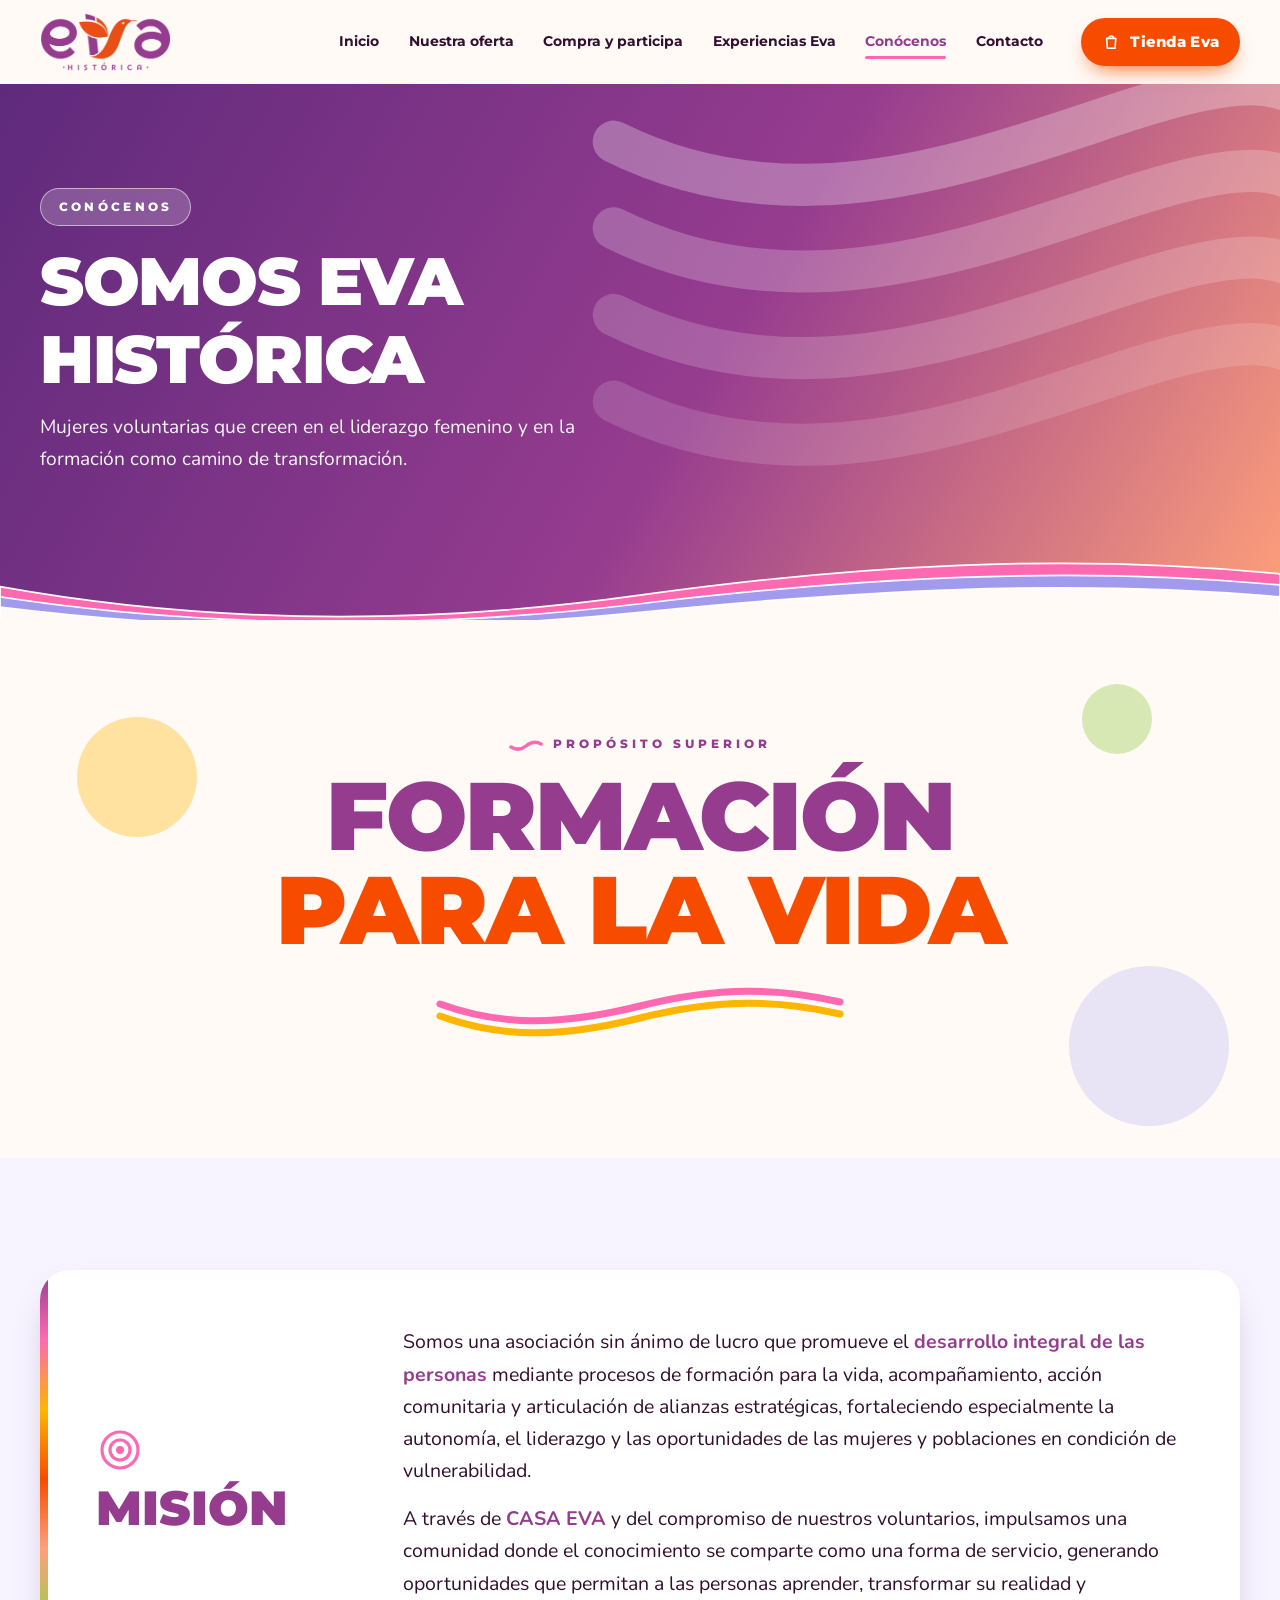
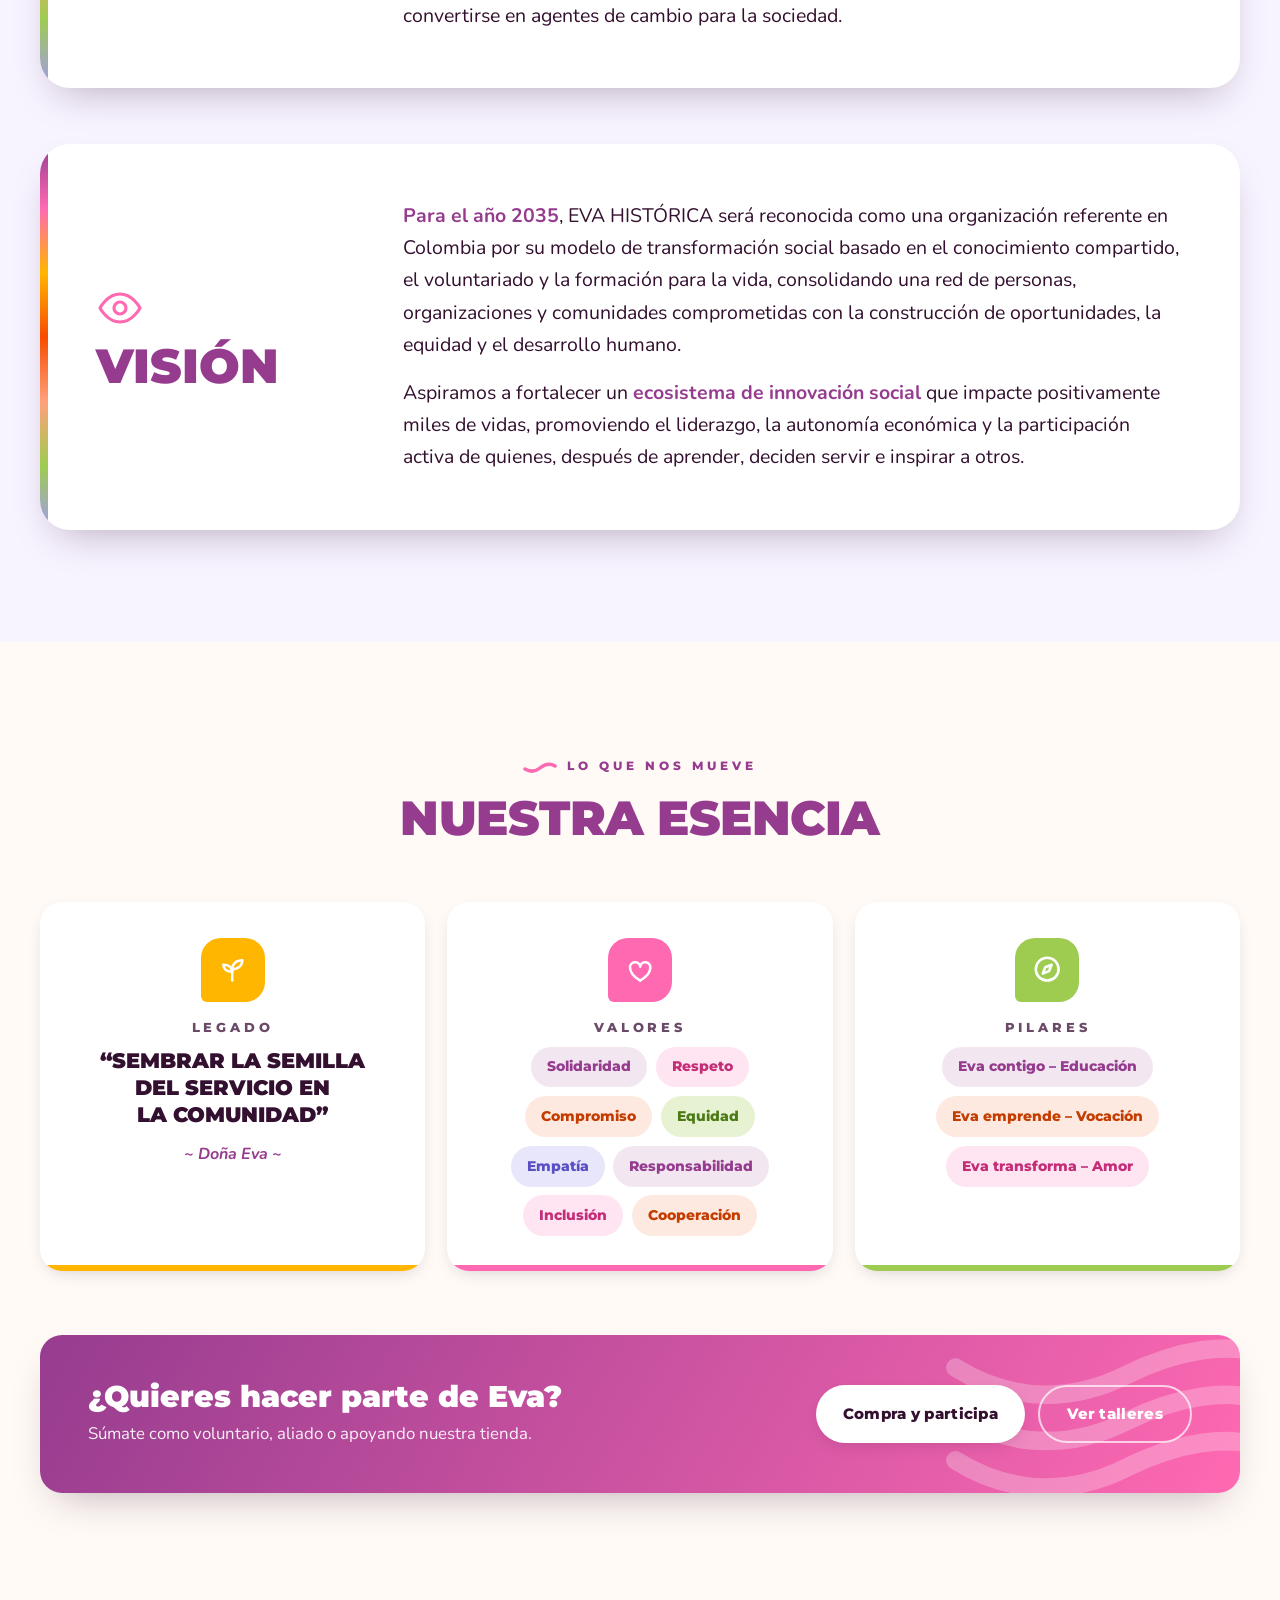
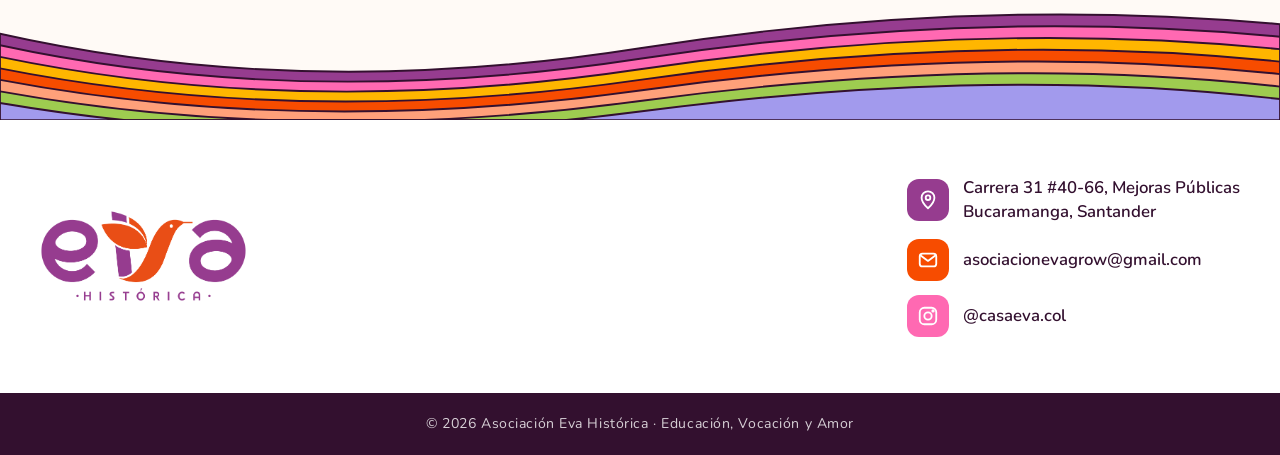
<file: conocenos.html>
<!DOCTYPE html>
<html lang="es">
<head>
  <meta charset="UTF-8">
  <meta name="viewport" content="width=device-width, initial-scale=1.0">
  <title>Conócenos | Asociación Eva Histórica</title>
  <meta name="description" content="Propósito, misión, visión, legado, valores y pilares de la Asociación Eva Histórica.">
  <meta name="theme-color" content="#963c8f">
  <link rel="icon" type="image/png" href="assets/img/logo/logo-recortado.png">

  <link rel="preconnect" href="https://fonts.googleapis.com">
  <link rel="preconnect" href="https://fonts.gstatic.com" crossorigin>
  <link href="https://fonts.googleapis.com/css2?family=Montserrat:wght@500;600;700;800;900&family=Nunito:wght@400;600;700&display=swap" rel="stylesheet">

  <link rel="stylesheet" href="css/styles.css?v=8">
  <script src="js/main.js?v=3" defer></script>
</head>
<body>

  <a class="skip-link" href="#contenido">Saltar al contenido</a>

  <!-- ============ ENCABEZADO ============ -->
  <header class="site-header" id="top">
    <div class="container header-inner">
      <a class="brand" href="index.html" aria-label="Eva Histórica — Inicio">
        <img class="brand-logo js-fallback" src="assets/img/logo/logo-recortado.png" srcset="assets/img/logo/logo-recortado.png 1x, assets/img/logo/logo-grande-recortado.png 2x" width="584" height="259" alt="Asociación Eva Histórica">
        <span class="brand-fallback" aria-hidden="true">Eva<small>Histórica</small></span>
      </a>

      <button class="nav-toggle" aria-expanded="false" aria-controls="menu-principal" aria-label="Abrir menú">
        <span></span><span></span><span></span>
      </button>

      <nav class="main-nav" id="menu-principal" aria-label="Menú principal">
        <ul>
          <li><a href="index.html">Inicio</a></li>
          <li><a href="oferta.html">Nuestra oferta</a></li>
          <li><a href="como-ayudar.html">Compra y participa</a></li>
          <li><a href="experiencias.html">Experiencias Eva</a></li>
          <li><a href="conocenos.html" aria-current="page">Conócenos</a></li>
          <li><a href="#contacto">Contacto</a></li>
        </ul>
        <a class="btn btn--shop" href="como-ayudar.html#tienda">
          <svg viewBox="0 0 24 24" aria-hidden="true"><path d="M6 7h12l-1 13H7L6 7Z"/><path d="M9 7a3 3 0 0 1 6 0"/></svg>
          Tienda Eva
        </a>
      </nav>
    </div>
  </header>

  <main id="contenido">

    <!-- ============ ENCABEZADO DE PÁGINA ============ -->
    <section class="page-hero page-hero--atardecer">
      <div class="container">
        <span class="pill">Conócenos</span>
        <h1>Somos Eva Histórica</h1>
        <p>Mujeres voluntarias que creen en el liderazgo femenino y en la formación como camino de transformación.</p>
      </div>
      <svg class="hero-ribbons" viewBox="0 0 600 520" aria-hidden="true" preserveAspectRatio="xMaxYMid slice">
        <g fill="none" stroke-linecap="round" stroke-width="34" stroke="#fff">
          <path d="M20 90 C160 160 300 110 420 70 S560 40 600 70" opacity=".28"/>
          <path d="M20 160 C160 230 300 180 420 140 S560 110 600 140" opacity=".22"/>
          <path d="M20 230 C160 300 300 250 420 210 S560 180 600 210" opacity=".18"/>
          <path d="M20 300 C160 370 300 320 420 280 S560 250 600 280" opacity=".14"/>
        </g>
      </svg>
      <svg class="wave-band" viewBox="0 0 1440 90" preserveAspectRatio="none" aria-hidden="true">
        <path d="M0 50 C240 95 480 95 720 60 S1200 10 1440 35 V90 H0Z" fill="#ff69b2"/>
        <path d="M0 62 C240 100 480 100 720 70 S1200 25 1440 48 V90 H0Z" fill="#a29aed"/>
        <path d="M0 74 C240 105 480 105 720 80 S1200 40 1440 62 V90 H0Z"/>
      </svg>
    </section>

    <!-- ============ PROPÓSITO SUPERIOR ============ -->
    <section class="section purpose">
      <span class="purpose-dot purpose-dot--1" aria-hidden="true"></span>
      <span class="purpose-dot purpose-dot--2" aria-hidden="true"></span>
      <span class="purpose-dot purpose-dot--3" aria-hidden="true"></span>
      <div class="container reveal">
        <span class="eyebrow">Propósito superior</span>
        <h2 class="purpose-statement">Formación <span>para la vida</span></h2>
        <svg class="purpose-wave" viewBox="0 0 420 60" aria-hidden="true">
          <g fill="none" stroke-width="7" stroke-linecap="round">
            <path d="M10 18c60 22 120 22 200 2s140-18 200-4" stroke="#ff69b2"/>
            <path d="M10 30c60 22 120 22 200 2s140-18 200-4" stroke="#ffb600"/>
          </g>
        </svg>
      </div>
    </section>

    <!-- ============ MISIÓN Y VISIÓN ============ -->
    <section class="section section--alt">
      <div class="container">
        <div class="mission reveal">
          <h2 class="mission-label">
            <svg viewBox="0 0 24 24" aria-hidden="true"><circle cx="12" cy="12" r="9"/><circle cx="12" cy="12" r="5"/><circle cx="12" cy="12" r="1.2" fill="currentColor"/></svg>
            Misión
          </h2>
          <div class="mission-text">
            <p>
              Somos una asociación sin ánimo de lucro que promueve el <strong>desarrollo integral de las personas</strong> mediante procesos de formación para la vida, acompañamiento, acción comunitaria y articulación de alianzas estratégicas, fortaleciendo especialmente la autonomía, el liderazgo y las oportunidades de las mujeres y poblaciones en condición de vulnerabilidad.
            </p>
            <p>
              A través de <strong>CASA EVA</strong> y del compromiso de nuestros voluntarios, impulsamos una comunidad donde el conocimiento se comparte como una forma de servicio, generando oportunidades que permitan a las personas aprender, transformar su realidad y convertirse en agentes de cambio para la sociedad.
            </p>
          </div>
        </div>

        <div class="mission reveal">
          <h2 class="mission-label">
            <svg viewBox="0 0 24 24" aria-hidden="true"><path d="M2 12s3.6-7 10-7 10 7 10 7-3.6 7-10 7S2 12 2 12Z"/><circle cx="12" cy="12" r="3"/></svg>
            Visión
          </h2>
          <div class="mission-text">
            <p>
              <strong>Para el año 2035</strong>, EVA HISTÓRICA será reconocida como una organización referente en Colombia por su modelo de transformación social basado en el conocimiento compartido, el voluntariado y la formación para la vida, consolidando una red de personas, organizaciones y comunidades comprometidas con la construcción de oportunidades, la equidad y el desarrollo humano.
            </p>
            <p>
              Aspiramos a fortalecer un <strong>ecosistema de innovación social</strong> que impacte positivamente miles de vidas, promoviendo el liderazgo, la autonomía económica y la participación activa de quienes, después de aprender, deciden servir e inspirar a otros.
            </p>
          </div>
        </div>
      </div>
    </section>

    <!-- ============ LEGADO, VALORES, LÍNEAS ============ -->
    <section class="section">
      <div class="container">
        <header class="section-head reveal">
          <span class="eyebrow">Lo que nos mueve</span>
          <h2 class="section-title">Nuestra esencia</h2>
        </header>

        <div class="pillars">
          <article class="pillar reveal">
            <div class="workshop-icon">
              <svg viewBox="0 0 24 24" aria-hidden="true"><path d="M12 21v-9"/><path d="M12 12c0-4 3-7 8-7 0 4-3 7-8 7Z"/><path d="M12 14c0-3-2.5-5.5-7-5.5 0 3 2.5 5.5 7 5.5Z"/></svg>
            </div>
            <h3>Legado</h3>
            <p class="pillar-main">“Sembrar la semilla del servicio en la comunidad” <span class="pillar-author">~ Doña Eva ~</span></p>
          </article>

          <article class="pillar pillar--rosa reveal">
            <div class="workshop-icon">
              <svg viewBox="0 0 24 24" aria-hidden="true"><path d="M12 21c-4-2.5-8-6-8-10a4 4 0 0 1 8-1 4 4 0 0 1 8 1c0 4-4 7.5-8 10Z"/></svg>
            </div>
            <h3>Valores</h3>
            <div class="chips">
              <span class="chip chip--morado">Solidaridad</span>
              <span class="chip chip--rosa">Respeto</span>
              <span class="chip chip--naranja">Compromiso</span>
              <span class="chip chip--verde">Equidad</span>
              <span class="chip chip--lavanda">Empatía</span>
              <span class="chip chip--morado">Responsabilidad</span>
              <span class="chip chip--rosa">Inclusión</span>
              <span class="chip chip--naranja">Cooperación</span>
            </div>
          </article>

          <article class="pillar pillar--verde reveal">
            <div class="workshop-icon">
              <svg viewBox="0 0 24 24" aria-hidden="true"><circle cx="12" cy="12" r="9"/><path d="m15.5 8.5-2 5-5 2 2-5 5-2Z"/></svg>
            </div>
            <h3>Pilares</h3>
            <div class="chips">
              <span class="chip chip--morado">Eva contigo – Educación</span>
              <span class="chip chip--naranja">Eva emprende – Vocación</span>
              <span class="chip chip--rosa">Eva transforma – Amor</span>
            </div>
          </article>
        </div>

        <div class="cta-band reveal" style="margin-top: clamp(2.5rem, 5vw, 4rem);">
          <div>
            <h2>¿Quieres hacer parte de Eva?</h2>
            <p>Súmate como voluntario, aliado o apoyando nuestra tienda.</p>
          </div>
          <div class="cta-actions">
            <a class="btn btn--light" href="como-ayudar.html">Compra y participa</a>
            <a class="btn btn--ghost" href="oferta.html">Ver talleres</a>
          </div>
        </div>
      </div>
    </section>



  </main>

  <!-- ============ PIE DE PÁGINA ============ -->
  <footer class="site-footer" id="contacto">
    <svg class="footer-waves" viewBox="0 0 1440 120" preserveAspectRatio="none" aria-hidden="true">
      <path d="M0 30 C240 80 480 80 720 45 S1200 0 1440 20 V120 H0Z"  fill="#963c8f"/>
      <path d="M0 42 C240 90 480 90 720 56 S1200 12 1440 33 V120 H0Z" fill="#ff69b2"/>
      <path d="M0 54 C240 100 480 100 720 67 S1200 24 1440 46 V120 H0Z" fill="#ffb600"/>
      <path d="M0 66 C240 110 480 110 720 78 S1200 36 1440 59 V120 H0Z" fill="#f74c00"/>
      <path d="M0 78 C240 120 480 120 720 89 S1200 48 1440 72 V120 H0Z" fill="#ffa07a"/>
      <path d="M0 90 C240 130 480 130 720 100 S1200 60 1440 85 V120 H0Z" fill="#9ecc50"/>
      <path d="M0 102 C240 140 480 140 720 111 S1200 72 1440 98 V120 H0Z" fill="#a29aed"/>
    </svg>
    <div class="footer-main">
      <div class="container footer-grid">
        <a class="footer-brand" href="index.html" aria-label="Ir al inicio">
          <img class="js-fallback" src="assets/img/logo/logo-grande-recortado.png" width="1166" height="518" alt="Asociación Eva Histórica">
          <span class="brand-fallback" aria-hidden="true">Eva<small>Histórica</small></span>
        </a>
        <ul class="contact-list">
          <li>
            <svg viewBox="0 0 24 24" aria-hidden="true"><path d="M12 21s-7-6.2-7-11.5A7 7 0 0 1 19 9.5C19 14.8 12 21 12 21Z"/><circle cx="12" cy="9.5" r="2.5"/></svg>
            <a href="https://www.google.com/maps/search/?api=1&query=Carrera+31+%2340-66+Mejoras+P%C3%BAblicas+Bucaramanga+Santander" target="_blank" rel="noopener">Carrera 31 #40-66, Mejoras Públicas<br>Bucaramanga, Santander</a>
          </li>
          <li>
            <svg viewBox="0 0 24 24" aria-hidden="true"><rect x="3" y="5" width="18" height="14" rx="3"/><path d="m4 7 8 6 8-6"/></svg>
            <a href="mailto:asociacionevagrow@gmail.com">asociacionevagrow@gmail.com</a>
          </li>
          <li>
            <svg viewBox="0 0 24 24" aria-hidden="true"><rect x="3" y="3" width="18" height="18" rx="5"/><circle cx="12" cy="12" r="4"/><circle cx="17.5" cy="6.5" r=".8" fill="currentColor"/></svg>
            <a href="https://www.instagram.com/casaeva.col/" target="_blank" rel="noopener">@casaeva.col</a>
          </li>
        </ul>
      </div>
    </div>
    <div class="footer-bottom">
      <div class="container">
        <p>© <span id="year">2026</span> Asociación Eva Histórica · Educación, Vocación y Amor</p>
      </div>
    </div>
  </footer>

</body>
</html>
</file>
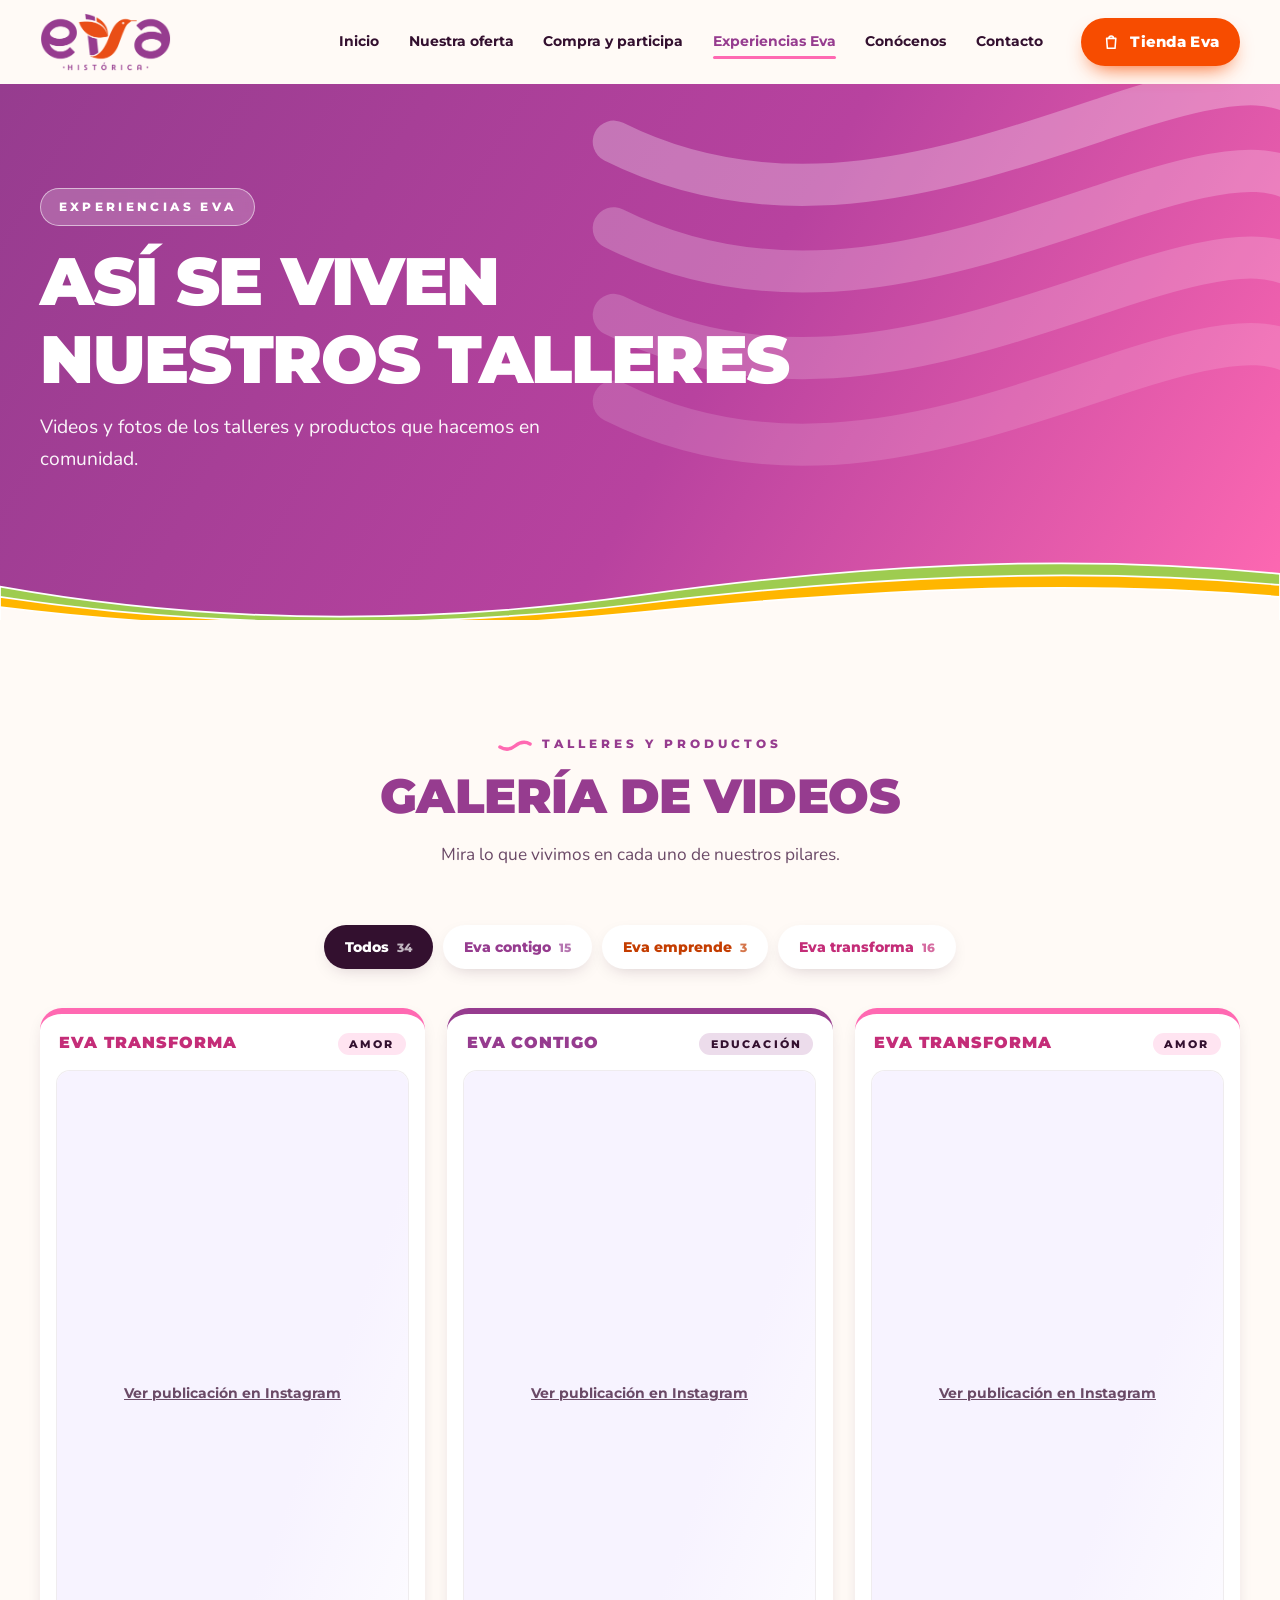
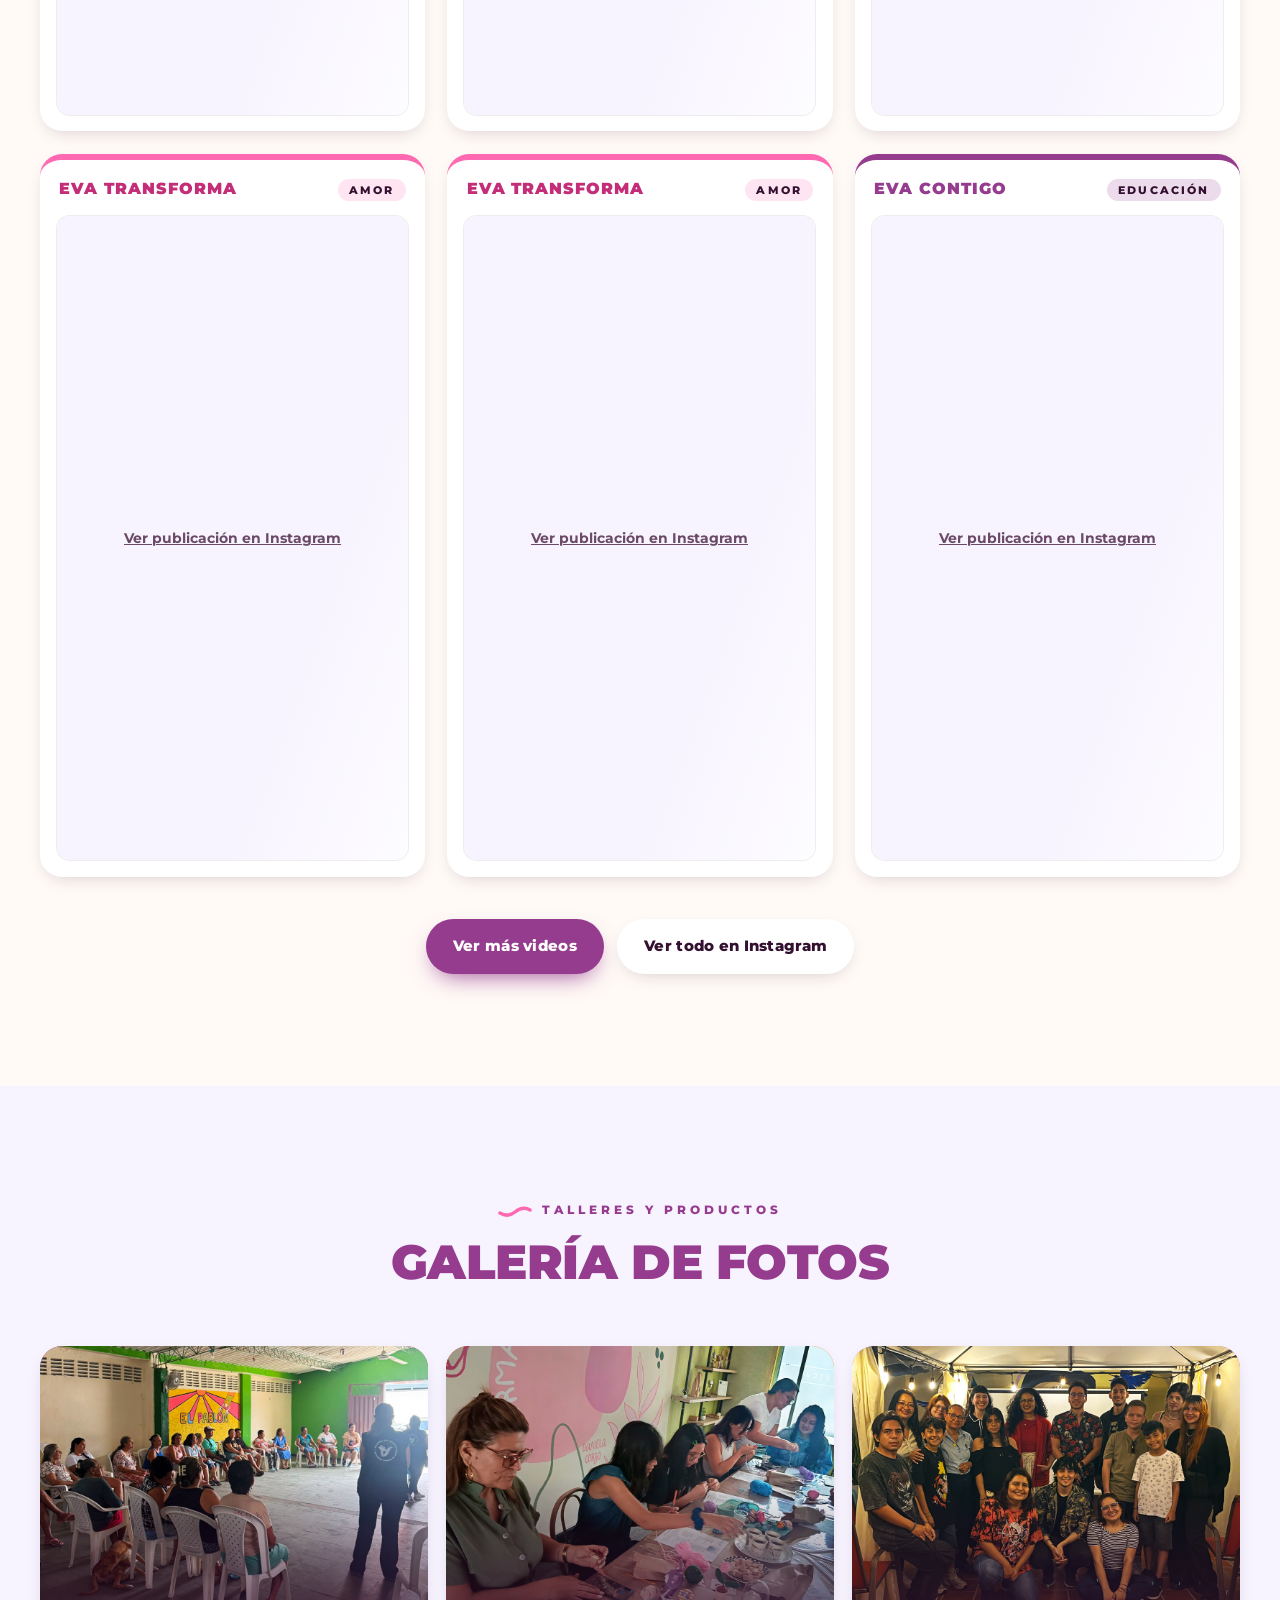
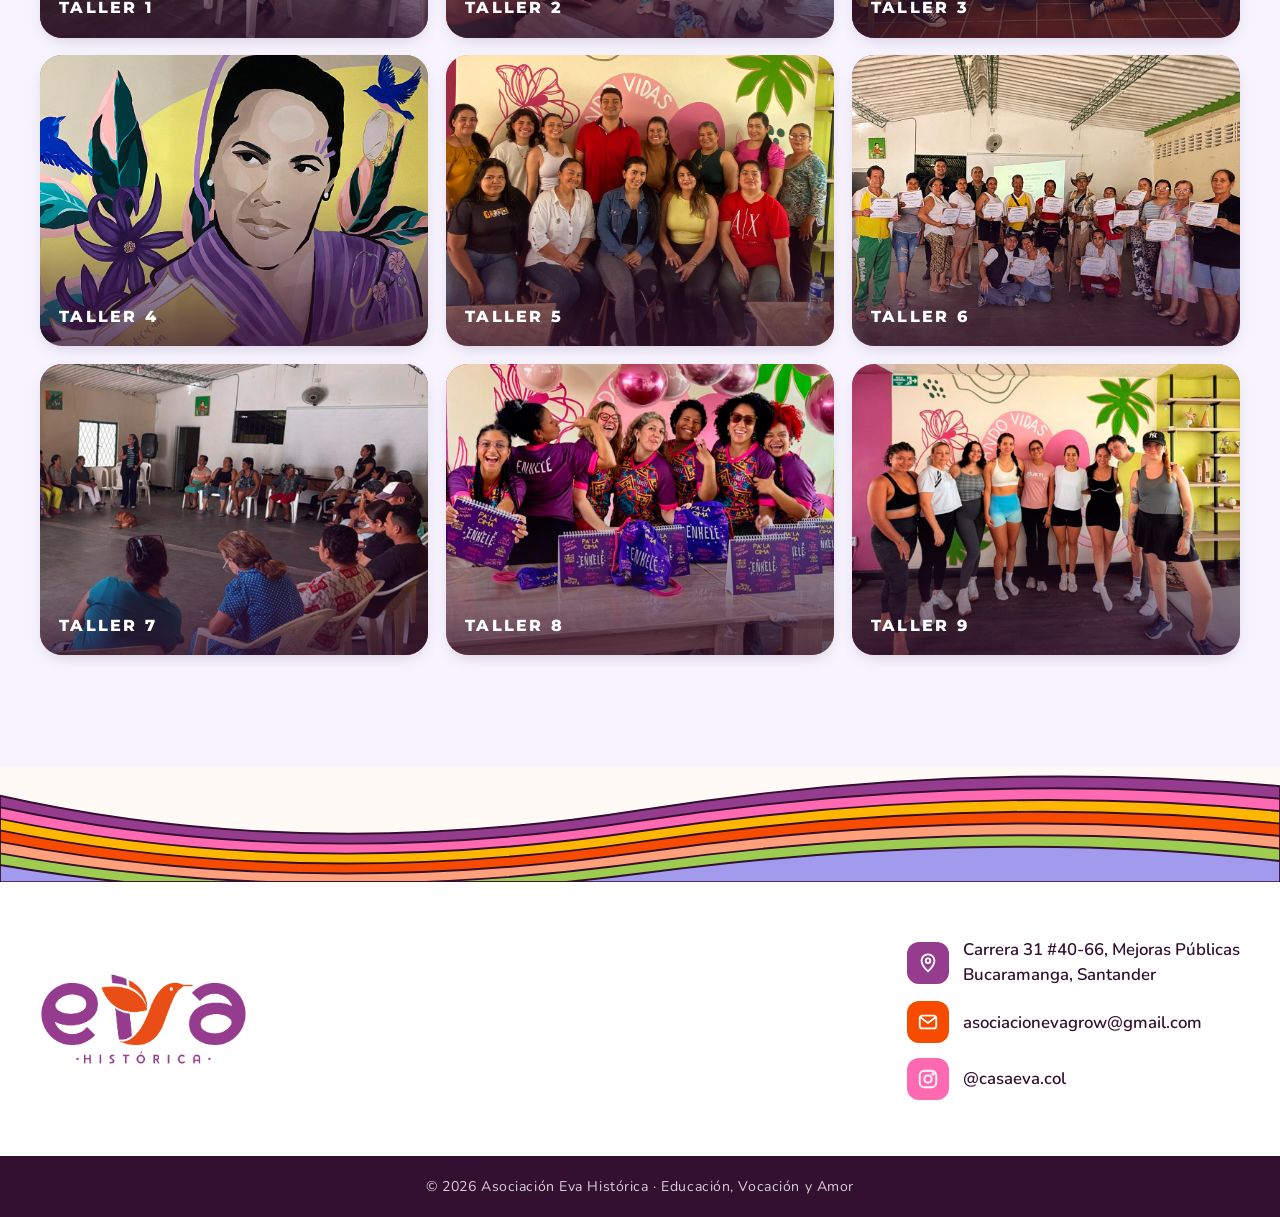
<file: experiencias.html>
<!DOCTYPE html>
<html lang="es">
<head>
  <meta charset="UTF-8">
  <meta name="viewport" content="width=device-width, initial-scale=1.0">
  <title>Experiencias Eva | Asociación Eva Histórica</title>
  <meta name="description" content="Galería de videos y fotos de los talleres y productos de Eva Histórica.">
  <meta name="theme-color" content="#963c8f">
  <link rel="icon" type="image/png" href="assets/img/logo/logo-recortado.png">

  <link rel="preconnect" href="https://fonts.googleapis.com">
  <link rel="preconnect" href="https://fonts.gstatic.com" crossorigin>
  <link href="https://fonts.googleapis.com/css2?family=Montserrat:wght@500;600;700;800;900&family=Nunito:wght@400;600;700&display=swap" rel="stylesheet">

  <link rel="stylesheet" href="css/styles.css?v=8">
  <script src="js/main.js?v=3" defer></script>
</head>
<body>

  <a class="skip-link" href="#contenido">Saltar al contenido</a>

  <!-- ============ ENCABEZADO ============ -->
  <header class="site-header" id="top">
    <div class="container header-inner">
      <a class="brand" href="index.html" aria-label="Eva Histórica — Inicio">
        <img class="brand-logo js-fallback" src="assets/img/logo/logo-recortado.png" srcset="assets/img/logo/logo-recortado.png 1x, assets/img/logo/logo-grande-recortado.png 2x" width="584" height="259" alt="Asociación Eva Histórica">
        <span class="brand-fallback" aria-hidden="true">Eva<small>Histórica</small></span>
      </a>

      <button class="nav-toggle" aria-expanded="false" aria-controls="menu-principal" aria-label="Abrir menú">
        <span></span><span></span><span></span>
      </button>

      <nav class="main-nav" id="menu-principal" aria-label="Menú principal">
        <ul>
          <li><a href="index.html">Inicio</a></li>
          <li><a href="oferta.html">Nuestra oferta</a></li>
          <li><a href="como-ayudar.html">Compra y participa</a></li>
          <li><a href="experiencias.html" aria-current="page">Experiencias Eva</a></li>
          <li><a href="conocenos.html">Conócenos</a></li>
          <li><a href="#contacto">Contacto</a></li>
        </ul>
        <a class="btn btn--shop" href="como-ayudar.html#tienda">
          <svg viewBox="0 0 24 24" aria-hidden="true"><path d="M6 7h12l-1 13H7L6 7Z"/><path d="M9 7a3 3 0 0 1 6 0"/></svg>
          Tienda Eva
        </a>
      </nav>
    </div>
  </header>

  <main id="contenido">

    <!-- ============ ENCABEZADO DE PÁGINA ============ -->
    <section class="page-hero page-hero--morado">
      <div class="container">
        <span class="pill">Experiencias Eva</span>
        <h1>Así se viven nuestros talleres</h1>
        <p>Videos y fotos de los talleres y productos que hacemos en comunidad.</p>
      </div>
      <svg class="hero-ribbons" viewBox="0 0 600 520" aria-hidden="true" preserveAspectRatio="xMaxYMid slice">
        <g fill="none" stroke-linecap="round" stroke-width="34" stroke="#fff">
          <path d="M20 90 C160 160 300 110 420 70 S560 40 600 70" opacity=".28"/>
          <path d="M20 160 C160 230 300 180 420 140 S560 110 600 140" opacity=".22"/>
          <path d="M20 230 C160 300 300 250 420 210 S560 180 600 210" opacity=".18"/>
          <path d="M20 300 C160 370 300 320 420 280 S560 250 600 280" opacity=".14"/>
        </g>
      </svg>
      <svg class="wave-band" viewBox="0 0 1440 90" preserveAspectRatio="none" aria-hidden="true">
        <path d="M0 50 C240 95 480 95 720 60 S1200 10 1440 35 V90 H0Z" fill="#9ecc50"/>
        <path d="M0 62 C240 100 480 100 720 70 S1200 25 1440 48 V90 H0Z" fill="#ffb600"/>
        <path d="M0 74 C240 105 480 105 720 80 S1200 40 1440 62 V90 H0Z"/>
      </svg>
    </section>

    <!-- ============ GALERÍA DE VIDEOS (Instagram) ============ -->
    <!-- Para agregar un video: copia un <article> y cambia el enlace (2 veces),
         la clase ig-card--LINEA, data-linea y el título.
         Líneas: contigo (Educación) · emprende (Vocación) · transforma (Amor) -->
    <section class="section" id="videos">
      <div class="container">
        <header class="section-head reveal">
          <span class="eyebrow">Talleres y productos</span>
          <h2 class="section-title">Galería de videos</h2>
          <p>Mira lo que vivimos en cada uno de nuestros pilares.</p>
        </header>

        <div class="ig-filters reveal" role="group" aria-label="Filtrar por pilar">
          <button class="ig-filter is-active" data-filter="todos" aria-pressed="true">Todos <span>34</span></button>
          <button class="ig-filter ig-filter--contigo" data-filter="contigo" aria-pressed="false">Eva contigo <span>15</span></button>
          <button class="ig-filter ig-filter--emprende" data-filter="emprende" aria-pressed="false">Eva emprende <span>3</span></button>
          <button class="ig-filter ig-filter--transforma" data-filter="transforma" aria-pressed="false">Eva transforma <span>16</span></button>
        </div>

        <div class="ig-grid">
          <article class="ig-card ig-card--transforma" data-linea="transforma">
            <h3 class="ig-title">Eva transforma <span>Amor</span></h3>
            <div class="ig-frame">
              <blockquote class="ig-pending" data-instgrm-permalink="https://www.instagram.com/p/Dfry6adun8W/" data-instgrm-version="14"><a href="https://www.instagram.com/p/Dfry6adun8W/" target="_blank" rel="noopener">Ver publicación en Instagram</a></blockquote>
            </div>
          </article>
          <article class="ig-card ig-card--contigo" data-linea="contigo">
            <h3 class="ig-title">Eva contigo <span>Educación</span></h3>
            <div class="ig-frame">
              <blockquote class="ig-pending" data-instgrm-permalink="https://www.instagram.com/p/DfhlVviO1SZ/" data-instgrm-version="14"><a href="https://www.instagram.com/p/DfhlVviO1SZ/" target="_blank" rel="noopener">Ver publicación en Instagram</a></blockquote>
            </div>
          </article>
          <article class="ig-card ig-card--transforma" data-linea="transforma">
            <h3 class="ig-title">Eva transforma <span>Amor</span></h3>
            <div class="ig-frame">
              <blockquote class="ig-pending" data-instgrm-permalink="https://www.instagram.com/p/DfS3edPRa1B/" data-instgrm-version="14"><a href="https://www.instagram.com/p/DfS3edPRa1B/" target="_blank" rel="noopener">Ver publicación en Instagram</a></blockquote>
            </div>
          </article>
          <article class="ig-card ig-card--transforma" data-linea="transforma">
            <h3 class="ig-title">Eva transforma <span>Amor</span></h3>
            <div class="ig-frame">
              <blockquote class="ig-pending" data-instgrm-permalink="https://www.instagram.com/p/DfSGTReuQjh/" data-instgrm-version="14"><a href="https://www.instagram.com/p/DfSGTReuQjh/" target="_blank" rel="noopener">Ver publicación en Instagram</a></blockquote>
            </div>
          </article>
          <article class="ig-card ig-card--transforma" data-linea="transforma">
            <h3 class="ig-title">Eva transforma <span>Amor</span></h3>
            <div class="ig-frame">
              <blockquote class="ig-pending" data-instgrm-permalink="https://www.instagram.com/p/DfKxxh6zq3i/" data-instgrm-version="14"><a href="https://www.instagram.com/p/DfKxxh6zq3i/" target="_blank" rel="noopener">Ver publicación en Instagram</a></blockquote>
            </div>
          </article>
          <article class="ig-card ig-card--contigo" data-linea="contigo">
            <h3 class="ig-title">Eva contigo <span>Educación</span></h3>
            <div class="ig-frame">
              <blockquote class="ig-pending" data-instgrm-permalink="https://www.instagram.com/p/DfKOq5vO0e7/" data-instgrm-version="14"><a href="https://www.instagram.com/p/DfKOq5vO0e7/" target="_blank" rel="noopener">Ver publicación en Instagram</a></blockquote>
            </div>
          </article>
          <article class="ig-card ig-card--emprende" data-linea="emprende">
            <h3 class="ig-title">Eva emprende <span>Vocación</span></h3>
            <div class="ig-frame">
              <blockquote class="ig-pending" data-instgrm-permalink="https://www.instagram.com/p/Dej383wuEvD/" data-instgrm-version="14"><a href="https://www.instagram.com/p/Dej383wuEvD/" target="_blank" rel="noopener">Ver publicación en Instagram</a></blockquote>
            </div>
          </article>
          <article class="ig-card ig-card--emprende" data-linea="emprende">
            <h3 class="ig-title">Eva emprende <span>Vocación</span></h3>
            <div class="ig-frame">
              <blockquote class="ig-pending" data-instgrm-permalink="https://www.instagram.com/p/Deg6MkxzAlK/" data-instgrm-version="14"><a href="https://www.instagram.com/p/Deg6MkxzAlK/" target="_blank" rel="noopener">Ver publicación en Instagram</a></blockquote>
            </div>
          </article>
          <article class="ig-card ig-card--transforma" data-linea="transforma">
            <h3 class="ig-title">Eva transforma <span>Amor</span></h3>
            <div class="ig-frame">
              <blockquote class="ig-pending" data-instgrm-permalink="https://www.instagram.com/p/DeU4F2wufHZ/" data-instgrm-version="14"><a href="https://www.instagram.com/p/DeU4F2wufHZ/" target="_blank" rel="noopener">Ver publicación en Instagram</a></blockquote>
            </div>
          </article>
          <article class="ig-card ig-card--transforma" data-linea="transforma">
            <h3 class="ig-title">Eva transforma <span>Amor</span></h3>
            <div class="ig-frame">
              <blockquote class="ig-pending" data-instgrm-permalink="https://www.instagram.com/p/DeP8-PbuZ0U/" data-instgrm-version="14"><a href="https://www.instagram.com/p/DeP8-PbuZ0U/" target="_blank" rel="noopener">Ver publicación en Instagram</a></blockquote>
            </div>
          </article>
          <article class="ig-card ig-card--transforma" data-linea="transforma">
            <h3 class="ig-title">Eva transforma <span>Amor</span></h3>
            <div class="ig-frame">
              <blockquote class="ig-pending" data-instgrm-permalink="https://www.instagram.com/p/Dd9EbWwRORm/" data-instgrm-version="14"><a href="https://www.instagram.com/p/Dd9EbWwRORm/" target="_blank" rel="noopener">Ver publicación en Instagram</a></blockquote>
            </div>
          </article>
          <article class="ig-card ig-card--transforma" data-linea="transforma">
            <h3 class="ig-title">Eva transforma <span>Amor</span></h3>
            <div class="ig-frame">
              <blockquote class="ig-pending" data-instgrm-permalink="https://www.instagram.com/p/Dd6XaGsTAtB/" data-instgrm-version="14"><a href="https://www.instagram.com/p/Dd6XaGsTAtB/" target="_blank" rel="noopener">Ver publicación en Instagram</a></blockquote>
            </div>
          </article>
          <article class="ig-card ig-card--contigo" data-linea="contigo">
            <h3 class="ig-title">Eva contigo <span>Educación</span></h3>
            <div class="ig-frame">
              <blockquote class="ig-pending" data-instgrm-permalink="https://www.instagram.com/p/Dd1Mr54RCer/" data-instgrm-version="14"><a href="https://www.instagram.com/p/Dd1Mr54RCer/" target="_blank" rel="noopener">Ver publicación en Instagram</a></blockquote>
            </div>
          </article>
          <article class="ig-card ig-card--contigo" data-linea="contigo">
            <h3 class="ig-title">Eva contigo <span>Educación</span></h3>
            <div class="ig-frame">
              <blockquote class="ig-pending" data-instgrm-permalink="https://www.instagram.com/p/DdrGs7DOy3c/" data-instgrm-version="14"><a href="https://www.instagram.com/p/DdrGs7DOy3c/" target="_blank" rel="noopener">Ver publicación en Instagram</a></blockquote>
            </div>
          </article>
          <article class="ig-card ig-card--transforma" data-linea="transforma">
            <h3 class="ig-title">Eva transforma <span>Amor</span></h3>
            <div class="ig-frame">
              <blockquote class="ig-pending" data-instgrm-permalink="https://www.instagram.com/p/Ddpf0cCNYbL/" data-instgrm-version="14"><a href="https://www.instagram.com/p/Ddpf0cCNYbL/" target="_blank" rel="noopener">Ver publicación en Instagram</a></blockquote>
            </div>
          </article>
          <article class="ig-card ig-card--contigo" data-linea="contigo">
            <h3 class="ig-title">Eva contigo <span>Educación</span></h3>
            <div class="ig-frame">
              <blockquote class="ig-pending" data-instgrm-permalink="https://www.instagram.com/p/DdO3O89xUJT/" data-instgrm-version="14"><a href="https://www.instagram.com/p/DdO3O89xUJT/" target="_blank" rel="noopener">Ver publicación en Instagram</a></blockquote>
            </div>
          </article>
          <article class="ig-card ig-card--transforma" data-linea="transforma">
            <h3 class="ig-title">Eva transforma <span>Amor</span></h3>
            <div class="ig-frame">
              <blockquote class="ig-pending" data-instgrm-permalink="https://www.instagram.com/p/DdZ3So6OrmC/" data-instgrm-version="14"><a href="https://www.instagram.com/p/DdZ3So6OrmC/" target="_blank" rel="noopener">Ver publicación en Instagram</a></blockquote>
            </div>
          </article>
          <article class="ig-card ig-card--contigo" data-linea="contigo">
            <h3 class="ig-title">Eva contigo <span>Educación</span></h3>
            <div class="ig-frame">
              <blockquote class="ig-pending" data-instgrm-permalink="https://www.instagram.com/p/DdOdQhBBMj1/" data-instgrm-version="14"><a href="https://www.instagram.com/p/DdOdQhBBMj1/" target="_blank" rel="noopener">Ver publicación en Instagram</a></blockquote>
            </div>
          </article>
          <article class="ig-card ig-card--emprende" data-linea="emprende">
            <h3 class="ig-title">Eva emprende <span>Vocación</span></h3>
            <div class="ig-frame">
              <blockquote class="ig-pending" data-instgrm-permalink="https://www.instagram.com/p/Dc66il6uY3h/" data-instgrm-version="14"><a href="https://www.instagram.com/p/Dc66il6uY3h/" target="_blank" rel="noopener">Ver publicación en Instagram</a></blockquote>
            </div>
          </article>
          <article class="ig-card ig-card--transforma" data-linea="transforma">
            <h3 class="ig-title">Eva transforma <span>Amor</span></h3>
            <div class="ig-frame">
              <blockquote class="ig-pending" data-instgrm-permalink="https://www.instagram.com/p/Dc1TrYRBgYE/" data-instgrm-version="14"><a href="https://www.instagram.com/p/Dc1TrYRBgYE/" target="_blank" rel="noopener">Ver publicación en Instagram</a></blockquote>
            </div>
          </article>
          <article class="ig-card ig-card--transforma" data-linea="transforma">
            <h3 class="ig-title">Eva transforma <span>Amor</span></h3>
            <div class="ig-frame">
              <blockquote class="ig-pending" data-instgrm-permalink="https://www.instagram.com/p/DczQmKUOhmN/" data-instgrm-version="14"><a href="https://www.instagram.com/p/DczQmKUOhmN/" target="_blank" rel="noopener">Ver publicación en Instagram</a></blockquote>
            </div>
          </article>
          <article class="ig-card ig-card--contigo" data-linea="contigo">
            <h3 class="ig-title">Eva contigo <span>Educación</span></h3>
            <div class="ig-frame">
              <blockquote class="ig-pending" data-instgrm-permalink="https://www.instagram.com/p/DcjXoauuXsm/" data-instgrm-version="14"><a href="https://www.instagram.com/p/DcjXoauuXsm/" target="_blank" rel="noopener">Ver publicación en Instagram</a></blockquote>
            </div>
          </article>
          <article class="ig-card ig-card--contigo" data-linea="contigo">
            <h3 class="ig-title">Eva contigo <span>Educación</span></h3>
            <div class="ig-frame">
              <blockquote class="ig-pending" data-instgrm-permalink="https://www.instagram.com/p/Dcew612ubaV/" data-instgrm-version="14"><a href="https://www.instagram.com/p/Dcew612ubaV/" target="_blank" rel="noopener">Ver publicación en Instagram</a></blockquote>
            </div>
          </article>
          <article class="ig-card ig-card--contigo" data-linea="contigo">
            <h3 class="ig-title">Eva contigo <span>Educación</span></h3>
            <div class="ig-frame">
              <blockquote class="ig-pending" data-instgrm-permalink="https://www.instagram.com/p/Dcbo98RukF9/" data-instgrm-version="14"><a href="https://www.instagram.com/p/Dcbo98RukF9/" target="_blank" rel="noopener">Ver publicación en Instagram</a></blockquote>
            </div>
          </article>
          <article class="ig-card ig-card--contigo" data-linea="contigo">
            <h3 class="ig-title">Eva contigo <span>Educación</span></h3>
            <div class="ig-frame">
              <blockquote class="ig-pending" data-instgrm-permalink="https://www.instagram.com/p/DcRT2NJRSB9/" data-instgrm-version="14"><a href="https://www.instagram.com/p/DcRT2NJRSB9/" target="_blank" rel="noopener">Ver publicación en Instagram</a></blockquote>
            </div>
          </article>
          <article class="ig-card ig-card--transforma" data-linea="transforma">
            <h3 class="ig-title">Eva transforma <span>Amor</span></h3>
            <div class="ig-frame">
              <blockquote class="ig-pending" data-instgrm-permalink="https://www.instagram.com/p/DcBxP2qxPTx/" data-instgrm-version="14"><a href="https://www.instagram.com/p/DcBxP2qxPTx/" target="_blank" rel="noopener">Ver publicación en Instagram</a></blockquote>
            </div>
          </article>
          <article class="ig-card ig-card--contigo" data-linea="contigo">
            <h3 class="ig-title">Eva contigo <span>Educación</span></h3>
            <div class="ig-frame">
              <blockquote class="ig-pending" data-instgrm-permalink="https://www.instagram.com/p/Dby2RHaMfJY/" data-instgrm-version="14"><a href="https://www.instagram.com/p/Dby2RHaMfJY/" target="_blank" rel="noopener">Ver publicación en Instagram</a></blockquote>
            </div>
          </article>
          <article class="ig-card ig-card--transforma" data-linea="transforma">
            <h3 class="ig-title">Eva transforma <span>Amor</span></h3>
            <div class="ig-frame">
              <blockquote class="ig-pending" data-instgrm-permalink="https://www.instagram.com/p/DbosgobBEOW/" data-instgrm-version="14"><a href="https://www.instagram.com/p/DbosgobBEOW/" target="_blank" rel="noopener">Ver publicación en Instagram</a></blockquote>
            </div>
          </article>
          <article class="ig-card ig-card--contigo" data-linea="contigo">
            <h3 class="ig-title">Eva contigo <span>Educación</span></h3>
            <div class="ig-frame">
              <blockquote class="ig-pending" data-instgrm-permalink="https://www.instagram.com/p/DWaGVyxjQC7/" data-instgrm-version="14"><a href="https://www.instagram.com/p/DWaGVyxjQC7/" target="_blank" rel="noopener">Ver publicación en Instagram</a></blockquote>
            </div>
          </article>
          <article class="ig-card ig-card--contigo" data-linea="contigo">
            <h3 class="ig-title">Eva contigo <span>Educación</span></h3>
            <div class="ig-frame">
              <blockquote class="ig-pending" data-instgrm-permalink="https://www.instagram.com/p/DV6Nqs5DgeK/" data-instgrm-version="14"><a href="https://www.instagram.com/p/DV6Nqs5DgeK/" target="_blank" rel="noopener">Ver publicación en Instagram</a></blockquote>
            </div>
          </article>
          <article class="ig-card ig-card--transforma" data-linea="transforma">
            <h3 class="ig-title">Eva transforma <span>Amor</span></h3>
            <div class="ig-frame">
              <blockquote class="ig-pending" data-instgrm-permalink="https://www.instagram.com/p/DUdLbxkjTd8/" data-instgrm-version="14"><a href="https://www.instagram.com/p/DUdLbxkjTd8/" target="_blank" rel="noopener">Ver publicación en Instagram</a></blockquote>
            </div>
          </article>
          <article class="ig-card ig-card--transforma" data-linea="transforma">
            <h3 class="ig-title">Eva transforma <span>Amor</span></h3>
            <div class="ig-frame">
              <blockquote class="ig-pending" data-instgrm-permalink="https://www.instagram.com/p/DTMOh2xjO1a/" data-instgrm-version="14"><a href="https://www.instagram.com/p/DTMOh2xjO1a/" target="_blank" rel="noopener">Ver publicación en Instagram</a></blockquote>
            </div>
          </article>
          <article class="ig-card ig-card--contigo" data-linea="contigo">
            <h3 class="ig-title">Eva contigo <span>Educación</span></h3>
            <div class="ig-frame">
              <blockquote class="ig-pending" data-instgrm-permalink="https://www.instagram.com/p/DPXMhwKjnfz/" data-instgrm-version="14"><a href="https://www.instagram.com/p/DPXMhwKjnfz/" target="_blank" rel="noopener">Ver publicación en Instagram</a></blockquote>
            </div>
          </article>
          <article class="ig-card ig-card--contigo" data-linea="contigo">
            <h3 class="ig-title">Eva contigo <span>Educación</span></h3>
            <div class="ig-frame">
              <blockquote class="ig-pending" data-instgrm-permalink="https://www.instagram.com/p/DOCdPX6Dd_u/" data-instgrm-version="14"><a href="https://www.instagram.com/p/DOCdPX6Dd_u/" target="_blank" rel="noopener">Ver publicación en Instagram</a></blockquote>
            </div>
          </article>
        </div>

        <div class="ig-more">
          <button class="btn btn--primary" type="button">Ver más videos</button>
          <a class="btn btn--light" href="https://www.instagram.com/casaeva.col/" target="_blank" rel="noopener">Ver todo en Instagram</a>
        </div>
      </div>
    </section>


    <!-- ============ GALERÍA DE FOTOS ============ -->
    <!-- Fotos: assets/img/experiencias/fotos/taller-N.jpg -->
    <section class="section section--alt" id="fotos">
      <div class="container">
        <header class="section-head reveal">
          <span class="eyebrow">Talleres y productos</span>
          <h2 class="section-title">Galería de fotos</h2>
        </header>
        <div class="gallery gallery--photos reveal">
          <button class="media-card" data-title="Taller 1">
            <img class="js-fallback" src="assets/img/experiencias/fotos/taller-1.jpg" alt="Foto del taller 1">
            <span class="media-title">Taller 1</span>
          </button>
          <button class="media-card" data-title="Taller 2">
            <img class="js-fallback" src="assets/img/experiencias/fotos/taller-2.jpg" alt="Foto del taller 2">
            <span class="media-title">Taller 2</span>
          </button>
          <button class="media-card" data-title="Taller 3">
            <img class="js-fallback" src="assets/img/experiencias/fotos/taller-3.jpg" alt="Foto del taller 3">
            <span class="media-title">Taller 3</span>
          </button>
          <button class="media-card" data-title="Taller 4">
            <img class="js-fallback" src="assets/img/experiencias/fotos/taller-4.jpg" alt="Foto del taller 4">
            <span class="media-title">Taller 4</span>
          </button>
          <button class="media-card" data-title="Taller 5">
            <img class="js-fallback" src="assets/img/experiencias/fotos/taller-5.jpg" alt="Foto del taller 5">
            <span class="media-title">Taller 5</span>
          </button>
          <button class="media-card" data-title="Taller 6">
            <img class="js-fallback" src="assets/img/experiencias/fotos/taller-6.jpg" alt="Foto del taller 6">
            <span class="media-title">Taller 6</span>
          </button>
          <button class="media-card" data-title="Taller 7">
            <img class="js-fallback" src="assets/img/experiencias/fotos/taller-7.jpg" alt="Foto del taller 7">
            <span class="media-title">Taller 7</span>
          </button>
          <button class="media-card" data-title="Taller 8">
            <img class="js-fallback" src="assets/img/experiencias/fotos/taller-8.jpg" alt="Foto del taller 8">
            <span class="media-title">Taller 8</span>
          </button>
          <button class="media-card" data-title="Taller 9">
            <img class="js-fallback" src="assets/img/experiencias/fotos/taller-9.jpg" alt="Foto del taller 9">
            <span class="media-title">Taller 9</span>
          </button>
        </div>
      </div>
    </section>



  </main>

  <!-- ============ PIE DE PÁGINA ============ -->
  <footer class="site-footer" id="contacto">
    <svg class="footer-waves" viewBox="0 0 1440 120" preserveAspectRatio="none" aria-hidden="true">
      <path d="M0 30 C240 80 480 80 720 45 S1200 0 1440 20 V120 H0Z"  fill="#963c8f"/>
      <path d="M0 42 C240 90 480 90 720 56 S1200 12 1440 33 V120 H0Z" fill="#ff69b2"/>
      <path d="M0 54 C240 100 480 100 720 67 S1200 24 1440 46 V120 H0Z" fill="#ffb600"/>
      <path d="M0 66 C240 110 480 110 720 78 S1200 36 1440 59 V120 H0Z" fill="#f74c00"/>
      <path d="M0 78 C240 120 480 120 720 89 S1200 48 1440 72 V120 H0Z" fill="#ffa07a"/>
      <path d="M0 90 C240 130 480 130 720 100 S1200 60 1440 85 V120 H0Z" fill="#9ecc50"/>
      <path d="M0 102 C240 140 480 140 720 111 S1200 72 1440 98 V120 H0Z" fill="#a29aed"/>
    </svg>
    <div class="footer-main">
      <div class="container footer-grid">
        <a class="footer-brand" href="index.html" aria-label="Ir al inicio">
          <img class="js-fallback" src="assets/img/logo/logo-grande-recortado.png" width="1166" height="518" alt="Asociación Eva Histórica">
          <span class="brand-fallback" aria-hidden="true">Eva<small>Histórica</small></span>
        </a>
        <ul class="contact-list">
          <li>
            <svg viewBox="0 0 24 24" aria-hidden="true"><path d="M12 21s-7-6.2-7-11.5A7 7 0 0 1 19 9.5C19 14.8 12 21 12 21Z"/><circle cx="12" cy="9.5" r="2.5"/></svg>
            <a href="https://www.google.com/maps/search/?api=1&query=Carrera+31+%2340-66+Mejoras+P%C3%BAblicas+Bucaramanga+Santander" target="_blank" rel="noopener">Carrera 31 #40-66, Mejoras Públicas<br>Bucaramanga, Santander</a>
          </li>
          <li>
            <svg viewBox="0 0 24 24" aria-hidden="true"><rect x="3" y="5" width="18" height="14" rx="3"/><path d="m4 7 8 6 8-6"/></svg>
            <a href="mailto:asociacionevagrow@gmail.com">asociacionevagrow@gmail.com</a>
          </li>
          <li>
            <svg viewBox="0 0 24 24" aria-hidden="true"><rect x="3" y="3" width="18" height="18" rx="5"/><circle cx="12" cy="12" r="4"/><circle cx="17.5" cy="6.5" r=".8" fill="currentColor"/></svg>
            <a href="https://www.instagram.com/casaeva.col/" target="_blank" rel="noopener">@casaeva.col</a>
          </li>
        </ul>
      </div>
    </div>
    <div class="footer-bottom">
      <div class="container">
        <p>© <span id="year">2026</span> Asociación Eva Histórica · Educación, Vocación y Amor</p>
      </div>
    </div>
  </footer>

</body>
</html>
</file>
<file: css/styles.css>
/* =========================================================
   ASOCIACIÓN EVA HISTÓRICA — Hoja de estilos principal
   Paleta oficial (Diseño de marca 2024)
   ========================================================= */

:root {
  /* Paleta de marca */
  --morado:   #963c8f;
  --rosa:     #ff69b2;
  --amarillo: #ffb600;
  --naranja:  #f74c00;
  --salmon:   #ffa07a;
  --verde:    #9ecc50;
  --lavanda:  #a29aed;

  /* Neutros derivados */
  --tinta:        #33102f;   /* texto principal (morado muy oscuro) */
  --tinta-suave:  #6b4a67;
  --bg:           #fffaf6;   /* crema cálido */
  --bg-alt:       #f7f3ff;   /* lavanda muy claro */
  --blanco:       #ffffff;

  /* Tipografía */
  --font-display: "Montserrat", system-ui, sans-serif;
  --font-body:    "Nunito", system-ui, sans-serif;

  /* Sistema */
  --radius:    22px;
  --radius-sm: 14px;
  --shadow:    0 18px 40px -18px rgba(51, 16, 47, .35);
  --shadow-sm: 0 6px 18px -8px rgba(51, 16, 47, .25);
  --header-h:  84px;
  --ease:      cubic-bezier(.22, .8, .2, 1);
}

/* ---------- Base ---------- */
*, *::before, *::after { box-sizing: border-box; }

html { scroll-behavior: smooth; scroll-padding-top: var(--header-h); }

body {
  margin: 0;
  font-family: var(--font-body);
  font-size: 1.05rem;
  line-height: 1.65;
  color: var(--tinta);
  background: var(--bg);
  -webkit-font-smoothing: antialiased;
  overflow-x: hidden;
}

img { max-width: 100%; display: block; }
a { color: inherit; }
h1, h2, h3 { font-family: var(--font-display); line-height: 1.15; margin: 0; }
p { margin: 0; }
ul { margin: 0; padding: 0; list-style: none; }

svg { width: 1em; height: 1em; fill: none; stroke: currentColor; stroke-width: 2; stroke-linecap: round; stroke-linejoin: round; }

.container { width: min(1200px, 100% - 2.5rem); margin-inline: auto; }

.section { padding-block: clamp(4rem, 9vw, 7rem); }

.skip-link {
  position: absolute; left: 1rem; top: -100px; z-index: 999;
  background: var(--morado); color: #fff; padding: .6rem 1rem; border-radius: 8px;
}
.skip-link:focus { top: 1rem; }

:focus-visible { outline: 3px solid var(--amarillo); outline-offset: 3px; border-radius: 6px; }

/* ---------- Títulos de sección ---------- */
.eyebrow {
  display: inline-flex; align-items: center; gap: .6rem;
  font-family: var(--font-display);
  font-size: .78rem; font-weight: 800;
  letter-spacing: .32em; text-transform: uppercase;
  color: var(--morado);
  margin-bottom: .9rem;
}
.eyebrow::before {
  content: "";
  width: 34px; height: 12px;
  background: url("data:image/svg+xml,%3Csvg xmlns='http://www.w3.org/2000/svg' viewBox='0 0 34 12'%3E%3Cpath d='M2 8c5 3 10 3 15-1s10-5 15-2' fill='none' stroke='%23ff69b2' stroke-width='3.5' stroke-linecap='round'/%3E%3C/svg%3E") no-repeat center / contain;
}

.section-title {
  font-size: clamp(2rem, 4.2vw, 3rem);
  font-weight: 900;
  letter-spacing: -.01em;
  text-transform: uppercase;
  color: var(--morado);
}
.section-title .hl { color: var(--naranja); }

.section-head { text-align: center; margin-bottom: clamp(2.5rem, 5vw, 3.5rem); }
.section-head .eyebrow { justify-content: center; }

/* ---------- Botones ---------- */
.btn {
  display: inline-flex; align-items: center; gap: .6rem;
  font-family: var(--font-display); font-weight: 800; font-size: .92rem;
  letter-spacing: .02em;
  padding: .95rem 1.7rem;
  border-radius: 999px;
  text-decoration: none;
  border: 0; cursor: pointer;
  transition: transform .25s var(--ease), box-shadow .25s var(--ease), background-color .25s;
}
.btn svg { font-size: 1.15rem; transition: transform .25s var(--ease); }
.btn:hover { transform: translateY(-2px); }
.btn:hover svg { transform: translateX(3px); }

.btn--primary { background: var(--morado); color: #fff; box-shadow: 0 10px 24px -10px var(--morado); }
.btn--primary:hover { background: #7d2f77; box-shadow: 0 14px 28px -10px var(--morado); }

.btn--light { background: #fff; color: var(--tinta); box-shadow: var(--shadow-sm); }
.btn--light:hover { box-shadow: var(--shadow); }

.btn--shop { background: var(--naranja); color: #fff; padding: .75rem 1.3rem; box-shadow: 0 10px 22px -10px var(--naranja); }
.btn--shop:hover { background: #dd4400; }
.btn--shop:hover svg { transform: none; }

/* =========================================================
   ENCABEZADO
   ========================================================= */
.site-header {
  position: sticky; top: 0; z-index: 100;
  background: rgba(255, 250, 246, .88);
  backdrop-filter: saturate(1.6) blur(14px);
  -webkit-backdrop-filter: saturate(1.6) blur(14px);
  transition: box-shadow .3s, background-color .3s;
}
.site-header.is-scrolled { box-shadow: 0 8px 30px -18px rgba(51, 16, 47, .45); background: rgba(255, 255, 255, .94); }

.header-inner { height: var(--header-h); display: flex; align-items: center; justify-content: space-between; gap: 1.5rem; }

.brand { display: flex; align-items: center; text-decoration: none; flex-shrink: 0; }
.brand-logo { height: 58px; width: auto; }

/* Logo de texto cuando aún no hay imagen */
.brand-fallback {
  display: none;
  font-family: var(--font-display); font-weight: 900; font-size: 1.9rem; line-height: .9;
  color: var(--morado); letter-spacing: -.02em;
}
.brand-fallback small {
  display: block; font-size: .62rem; font-weight: 800; letter-spacing: .38em;
  text-transform: uppercase; color: var(--naranja); margin-top: .25rem;
}
.no-img > .brand-fallback { display: block; }

.main-nav { display: flex; align-items: center; gap: 1.6rem; }
.main-nav ul { display: flex; gap: .25rem; }
.main-nav ul a {
  position: relative; display: block;
  padding: .55rem .8rem;
  font-family: var(--font-display); font-weight: 700; font-size: .88rem;
  text-decoration: none; color: var(--tinta);
  border-radius: 999px;
  transition: color .2s;
}
.main-nav ul a::after {
  content: ""; position: absolute; left: .8rem; right: .8rem; bottom: .2rem; height: 3px;
  border-radius: 3px; background: var(--rosa);
  transform: scaleX(0); transform-origin: left; transition: transform .3s var(--ease);
}
.main-nav ul a:hover { color: var(--morado); }
.main-nav ul a:hover::after,
.main-nav ul a[aria-current="page"]::after { transform: scaleX(1); }
.main-nav ul a[aria-current="page"] { color: var(--morado); }

.nav-toggle {
  display: none;
  width: 46px; height: 46px; border: 0; border-radius: 14px;
  background: var(--bg-alt); cursor: pointer;
  flex-direction: column; align-items: center; justify-content: center; gap: 5px;
}
.nav-toggle span { width: 22px; height: 2.5px; border-radius: 2px; background: var(--morado); transition: transform .3s var(--ease), opacity .2s; }
.nav-toggle[aria-expanded="true"] span:nth-child(1) { transform: translateY(7.5px) rotate(45deg); }
.nav-toggle[aria-expanded="true"] span:nth-child(2) { opacity: 0; }
.nav-toggle[aria-expanded="true"] span:nth-child(3) { transform: translateY(-7.5px) rotate(-45deg); }

/* =========================================================
   HERO / SLIDER
   ========================================================= */
.hero { position: relative; color: #fff; }

/* Los slides se apilan en la misma celda del grid: el slider toma
   la altura del slide más alto en vez de recortar el contenido. */
.slides {
  position: relative;
  display: grid;
  min-height: clamp(520px, 78vh, 720px);
  min-height: clamp(520px, 78svh, 720px);
  overflow: hidden;
  isolation: isolate;
  /* Ondas decorativas: van en el fondo de cada slide para quedar
     detrás del texto y de las ilustraciones (la foto las tapa). */
  --ribbons: url("data:image/svg+xml,%3Csvg xmlns='http://www.w3.org/2000/svg' viewBox='0 0 600 520'%3E%3Cg fill='none' stroke='white' stroke-linecap='round' stroke-width='34'%3E%3Cpath d='M20 90 C160 160 300 110 420 70 S560 40 600 70' opacity='.28'/%3E%3Cpath d='M20 160 C160 230 300 180 420 140 S560 110 600 140' opacity='.22'/%3E%3Cpath d='M20 230 C160 300 300 250 420 210 S560 180 600 210' opacity='.18'/%3E%3Cpath d='M20 300 C160 370 300 320 420 280 S560 250 600 280' opacity='.14'/%3E%3Cpath d='M20 370 C160 440 300 390 420 350 S560 320 600 350' opacity='.10'/%3E%3C/g%3E%3C/svg%3E");
  --ribbons-size: min(58vw, 760px);
  --ribbons-x: -4vw;
}

.slide {
  position: relative; grid-area: 1 / 1;
  display: flex; align-items: center;
  opacity: 0; visibility: hidden;
  transition: opacity .9s var(--ease), visibility 0s .9s;
  background:
    var(--ribbons) right var(--ribbons-x) top 42% / var(--ribbons-size) auto no-repeat,
    var(--slide-grad);
  z-index: 1;
}
.slide.is-active { opacity: 1; visibility: visible; transition: opacity .9s var(--ease); z-index: 2; }

/* Capa de imagen (se rellena desde JS si existe la imagen) */
.slide::before {
  content: ""; position: absolute; inset: 0; z-index: -2;
  background-image: var(--slide-img, none);
  background-size: cover; background-position: center;
  transform: scale(1.08);
  transition: transform 7s linear;
}
.slide.is-active::before { transform: scale(1); }

/* Velo para legibilidad del texto cuando hay foto */
.slide.has-image::after {
  content: ""; position: absolute; inset: 0; z-index: -1;
  background: linear-gradient(90deg, rgba(51, 16, 47, .78) 0%, rgba(51, 16, 47, .45) 45%, rgba(51, 16, 47, 0) 80%);
}

/* Fondos de respaldo con la paleta */
.slide--1 { --slide-grad: linear-gradient(120deg, #963c8f 0%, #b8429f 55%, #ff69b2 100%); }
.slide--2 { --slide-grad: linear-gradient(120deg, #f74c00 0%, #ff7a2e 50%, #ffb600 100%); }
.slide--3 { --slide-grad: linear-gradient(120deg, #7c74d9 0%, #a29aed 55%, #ff69b2 100%); }
.slide--4 { --slide-grad: linear-gradient(120deg, #5f2a7c 0%, #963c8f 60%, #ffa07a 100%); }
.slide--5 { --slide-grad: linear-gradient(120deg, #4f8f2a 0%, #7fb83e 50%, #9ecc50 100%); }

/* padding-bottom = posición de los puntos + aire, así el botón
   nunca queda sobre los puntos ni sobre la onda inferior. */
.slide-content {
  position: relative; z-index: 3;
  padding-top: 3rem;
  padding-bottom: calc(clamp(3.8rem, 7vw, 5.2rem) + 3rem);
}
.slide-content > * { max-width: 620px; }

.slide h2 {
  font-size: clamp(2rem, min(5.4vw, 7.5vh), 4rem);
  font-weight: 900;
  letter-spacing: -.02em;
  margin: 1.1rem 0 1rem;
  text-wrap: balance;
}
.slide p { font-size: clamp(1.02rem, 1.6vw, 1.2rem); max-width: 520px; margin-bottom: 2rem; opacity: .95; }
.slide--4 h2 { margin-bottom: 2rem; max-width: 720px; }

/* Slide con ilustración a la derecha (PNG transparente) */
.slide--art .slide-content > * { max-width: min(620px, 50%); }
.slide-art {
  position: absolute; z-index: 3; top: 46%;
  right: max(1.25rem, calc((100% - 1200px) / 2));
  width: min(40vw, 520px); height: auto; max-height: 80%;
  object-fit: contain;
  pointer-events: none;
  opacity: 0; transform: translateY(-46%) scale(.96);
}
.slide.is-active .slide-art {
  opacity: 1; transform: translateY(-50%);
  transition: opacity .9s var(--ease) .2s, transform .9s var(--ease) .2s;
}

.pill {
  display: inline-block;
  font-family: var(--font-display); font-weight: 800; font-size: .75rem;
  letter-spacing: .28em; text-transform: uppercase;
  padding: .5rem 1.1rem; border-radius: 999px;
  background: rgba(255, 255, 255, .2);
  border: 1.5px solid rgba(255, 255, 255, .55);
  backdrop-filter: blur(6px);
}

/* Animación de entrada del contenido */
.slide .slide-content > * { opacity: 0; transform: translateY(24px); }
.slide.is-active .slide-content > * { opacity: 1; transform: none; transition: opacity .8s var(--ease), transform .8s var(--ease); }
.slide.is-active .slide-content > :nth-child(2) { transition-delay: .12s; }
.slide.is-active .slide-content > :nth-child(3) { transition-delay: .24s; }
.slide.is-active .slide-content > :nth-child(4) { transition-delay: .36s; }

.hero-ribbons {
  position: absolute; right: -4%; top: 50%; z-index: 2;
  width: min(58vw, 760px); height: auto;
  transform: translateY(-55%);
  pointer-events: none;
  transition: opacity .6s;
}
.hero.current-has-image .hero-ribbons { opacity: 0; }

.hero-arrow {
  position: absolute; top: 50%; z-index: 5;
  width: 52px; height: 52px; margin-top: -26px;
  display: grid; place-items: center;
  border: 1.5px solid rgba(255, 255, 255, .6); border-radius: 50%;
  background: rgba(255, 255, 255, .14); color: #fff;
  backdrop-filter: blur(6px);
  cursor: pointer; font-size: 1.4rem;
  transition: background-color .25s, transform .25s var(--ease);
}
.hero-arrow:hover { background: rgba(255, 255, 255, .3); transform: scale(1.06); }
.hero-arrow--prev { left: clamp(.75rem, 2vw, 2rem); }
.hero-arrow--next { right: clamp(.75rem, 2vw, 2rem); }

/* Entre 961px y 1360px el margen del .container es menor que la flecha:
   se empuja el contenido para que la flecha "anterior" no tape el texto. */
@media (min-width: 961px) and (max-width: 1360px) {
  .slide-content { padding-inline: 4.5rem; }
  .slide-art { right: 5.75rem; }
}

/* Celular en horizontal: el slider se ajusta al contenido */
@media (max-height: 560px) and (orientation: landscape) {
  .hero .slides { min-height: 0; }
  .slide-content { padding-top: 2rem; padding-bottom: 5.5rem; }
  .slide h2 { font-size: clamp(1.6rem, 9vh, 2.4rem); margin: .7rem 0 .6rem; }
  .slide p { margin-bottom: 1.2rem; }
  .slide--4 h2 { margin-bottom: 1.2rem; }
  .pill { padding: .35rem .9rem; font-size: .68rem; }
  .hero-dots { bottom: 2.6rem; }
}

.hero-dots {
  position: absolute; left: 50%; bottom: clamp(3.8rem, 7vw, 5.2rem); z-index: 5;
  transform: translateX(-50%);
  display: flex; gap: .7rem;
}
.hero-dots button {
  width: 13px; height: 13px; padding: 0;
  border: 2px solid #fff; border-radius: 999px;
  background: transparent; cursor: pointer;
  transition: width .4s var(--ease), background-color .3s;
}
.hero-dots button[aria-selected="true"] { width: 38px; background: #fff; }

.wave-band {
  position: absolute; left: 0; right: 0; bottom: -1px; z-index: 4;
  width: 100%; height: clamp(40px, 6vw, 90px);
  pointer-events: none;
}
.wave-band path:last-child { fill: var(--bg); }

/* =========================================================
   QUIÉNES SOMOS / ACRÓSTICO
   ========================================================= */
.about-grid {
  display: grid; grid-template-columns: 1fr 1.05fr;
  align-items: center; gap: clamp(2rem, 6vw, 5rem);
}

.about-media { position: relative; display: grid; place-items: center; min-height: 460px; }

.blob {
  position: absolute; inset: 6% 4%;
  background:
    radial-gradient(circle at 30% 30%, rgba(255, 255, 255, .35), transparent 55%),
    linear-gradient(140deg, var(--lavanda), var(--rosa) 60%, var(--salmon));
  border-radius: 58% 42% 48% 52% / 46% 54% 46% 54%;
  animation: morph 14s ease-in-out infinite alternate;
  box-shadow: var(--shadow);
}
.about-media::before,
.about-media::after {
  content: ""; position: absolute; border-radius: 50%; z-index: 0;
}
.about-media::before { width: 90px; height: 90px; background: var(--amarillo); top: 2%; right: 8%; }
.about-media::after  { width: 46px; height: 46px; background: var(--verde); bottom: 6%; left: 6%; }

@keyframes morph {
  0%   { border-radius: 58% 42% 48% 52% / 46% 54% 46% 54%; }
  50%  { border-radius: 44% 56% 60% 40% / 55% 42% 58% 45%; }
  100% { border-radius: 52% 48% 38% 62% / 40% 60% 40% 60%; }
}

.about-img { position: relative; z-index: 1; max-height: 540px; width: auto; filter: drop-shadow(0 24px 30px rgba(51, 16, 47, .25)); }

.about-media-fallback { display: none; position: relative; z-index: 1; gap: .3rem; }
.about-media-fallback span {
  font-family: var(--font-display); font-weight: 900; font-size: clamp(5rem, 11vw, 8rem); line-height: 1;
  color: #fff; text-shadow: 0 10px 30px rgba(51, 16, 47, .25);
}
.about-media.no-img .about-media-fallback { display: flex; }

.about-card .lead { font-size: 1.12rem; color: var(--tinta-suave); margin: 1.2rem 0 2rem; }

.acrostic { display: grid; gap: 1rem; margin-bottom: 2.4rem; }
.acrostic-item {
  --c: var(--morado);
  display: flex; align-items: flex-start; gap: 1.2rem;
  padding: 1.1rem 1.3rem 1.1rem 1.1rem;
  background: #fff;
  border-radius: var(--radius-sm);
  box-shadow: var(--shadow-sm);
  border-left: 5px solid var(--c);
  transition: transform .3s var(--ease), box-shadow .3s var(--ease);
}
.acrostic-item:hover { transform: translateX(6px); box-shadow: var(--shadow); }
.acrostic-item--e { --c: var(--morado); }
.acrostic-item--v { --c: var(--naranja); }
.acrostic-item--a { --c: var(--rosa); }

.letter {
  flex-shrink: 0;
  width: 58px; height: 58px; display: grid; place-items: center;
  font-family: var(--font-display); font-weight: 900; font-size: 2rem;
  color: #fff; background: var(--c);
  border-radius: 16px 16px 16px 4px;
}
.acrostic-item h3 { font-size: 1.05rem; font-weight: 800; text-transform: uppercase; letter-spacing: .12em; color: var(--c); margin-bottom: .2rem; }
.acrostic-item--a h3 { color: #e0408f; } /* rosa algo más oscuro para contraste del texto */
.acrostic-item p { font-size: .97rem; color: var(--tinta-suave); line-height: 1.55; }

/* =========================================================
   IMPACTO
   ========================================================= */
.impact { background: var(--bg-alt); position: relative; }

.impact-grid {
  display: grid;
  grid-template-columns: repeat(4, 1fr);
  grid-auto-rows: minmax(250px, auto);
  gap: 1.1rem;
}

.tile { position: relative; margin: 0; border-radius: var(--radius); overflow: hidden; }

.tile--stat {
  display: flex; flex-direction: column; justify-content: center;
  padding: 2rem 1.8rem;
  color: #fff;
  background: var(--c);
  isolation: isolate;
}
/* onda decorativa en cada cifra */
.tile--stat::after {
  content: ""; position: absolute; right: -30px; bottom: -14px; z-index: -1;
  width: 220px; height: 110px; opacity: .25;
  background: url("data:image/svg+xml,%3Csvg xmlns='http://www.w3.org/2000/svg' viewBox='0 0 220 110'%3E%3Cg fill='none' stroke='%23fff' stroke-width='14' stroke-linecap='round'%3E%3Cpath d='M10 40c40 25 80 20 110 5s70-25 95-10'/%3E%3Cpath d='M10 75c40 25 80 20 110 5s70-25 95-10'/%3E%3C/g%3E%3C/svg%3E") no-repeat center / contain;
}
.tile--morado   { --c: var(--morado); }
.tile--amarillo { --c: var(--amarillo); color: var(--tinta); }
.tile--rosa     { --c: var(--rosa); color: var(--tinta); }
.tile--verde    { --c: var(--verde); color: var(--tinta); }
.tile--amarillo::after, .tile--rosa::after, .tile--verde::after { opacity: .4; }

.stat-prefix {
  font-family: var(--font-display); font-weight: 800; font-size: .78rem;
  letter-spacing: .26em; text-transform: uppercase; opacity: .9;
}
.stat-number {
  font-family: var(--font-display); font-weight: 900;
  font-size: clamp(3rem, 5.4vw, 4.4rem); line-height: 1;
  margin: .4rem 0 .5rem;
  font-variant-numeric: tabular-nums;
}
.stat-label { font-family: var(--font-display); font-weight: 700; font-size: 1.05rem; line-height: 1.3; }

.tile--img {
  background:
    radial-gradient(circle at 75% 25%, rgba(255, 255, 255, .5), transparent 50%),
    linear-gradient(150deg, var(--salmon), var(--lavanda));
  box-shadow: var(--shadow-sm);
}
.tile--img:nth-of-type(odd) { background: radial-gradient(circle at 25% 75%, rgba(255, 255, 255, .5), transparent 50%), linear-gradient(150deg, var(--lavanda), var(--rosa)); }
.tile--img img { width: 100%; height: 100%; object-fit: cover; transition: transform .8s var(--ease); }
.tile--img:hover img { transform: scale(1.06); }
.tile--img.no-img::after {
  content: attr(data-label);
  position: absolute; left: 1.2rem; bottom: 1.1rem;
  font-family: var(--font-display); font-weight: 800; font-size: .78rem;
  letter-spacing: .2em; text-transform: uppercase; color: #fff;
}

/* =========================================================
   PIE DE PÁGINA
   ========================================================= */
.site-footer { position: relative; background: var(--bg); }
.footer-waves { display: block; width: 100%; height: clamp(60px, 9vw, 120px); }

.footer-main { background: var(--blanco); padding: clamp(2.5rem, 5vw, 3.5rem) 0; }
.footer-grid { display: flex; align-items: center; justify-content: space-between; gap: 2rem; flex-wrap: wrap; }

.footer-brand { text-decoration: none; }
.footer-brand img { height: 92px; width: auto; }
.footer-brand .brand-fallback { font-size: 2.6rem; }

.contact-list { display: grid; gap: .9rem; }
.contact-list li { display: flex; align-items: center; gap: .9rem; font-weight: 600; }
.contact-list svg {
  flex-shrink: 0; width: 42px; height: 42px; padding: 10px;
  border-radius: 12px; color: #fff; background: var(--morado);
}
.contact-list li:nth-child(2) svg { background: var(--naranja); }
.contact-list li:nth-child(3) svg { background: var(--rosa); }
.contact-list a { text-decoration: none; background: linear-gradient(var(--rosa), var(--rosa)) left bottom / 0 2px no-repeat; transition: background-size .3s var(--ease), color .2s; }
.contact-list a:hover { color: var(--morado); background-size: 100% 2px; }

.footer-bottom { background: var(--tinta); color: rgba(255, 255, 255, .8); padding: 1.2rem 0; text-align: center; font-size: .88rem; }
.footer-bottom p { letter-spacing: .04em; }

/* =========================================================
   ANIMACIONES DE APARICIÓN
   ========================================================= */
.reveal { opacity: 0; transform: translateY(30px); transition: opacity .9s var(--ease), transform .9s var(--ease); }
.reveal.is-visible { opacity: 1; transform: none; }
.impact-grid .reveal:nth-child(4n+2) { transition-delay: .08s; }
.impact-grid .reveal:nth-child(4n+3) { transition-delay: .16s; }
.impact-grid .reveal:nth-child(4n+4) { transition-delay: .24s; }

/* =========================================================
   RESPONSIVE
   ========================================================= */
@media (max-width: 1100px) {
  .main-nav { gap: 1rem; }
  .main-nav ul a { padding: .5rem .55rem; font-size: .82rem; }
}

@media (max-width: 960px) {
  :root { --header-h: 72px; }
  .brand-logo { height: 48px; }

  .nav-toggle { display: flex; }
  .main-nav {
    position: fixed; inset: var(--header-h) 0 auto 0;
    flex-direction: column; align-items: stretch; gap: 1rem;
    padding: 1.2rem 1.25rem 1.8rem;
    background: #fff;
    box-shadow: 0 30px 40px -20px rgba(51, 16, 47, .35);
    transform: translateY(-12px); opacity: 0; visibility: hidden;
    transition: transform .35s var(--ease), opacity .3s, visibility 0s .35s;
  }
  .main-nav.is-open { transform: none; opacity: 1; visibility: visible; transition: transform .35s var(--ease), opacity .3s; }
  .main-nav ul { flex-direction: column; gap: 0; }
  .main-nav ul a { font-size: 1rem; padding: .85rem .6rem; border-bottom: 1px solid var(--bg-alt); border-radius: 0; }
  .main-nav ul a::after { display: none; }
  .btn--shop { justify-content: center; padding: 1rem; }

  .about-grid { grid-template-columns: 1fr; }
  .about-media { min-height: 360px; max-width: 480px; width: 100%; margin-inline: auto; }

  .impact-grid { grid-template-columns: repeat(2, 1fr); grid-auto-rows: minmax(210px, auto); }

  .hero-arrow { display: none; }

  /* En tablet y celular no cabe junto al texto */
  .slide-art { display: none; }
  .slide--art .slide-content > * { max-width: 620px; }
}

@media (max-width: 640px) {
  .slides {
    min-height: clamp(520px, 86vh, 640px); min-height: clamp(520px, 86svh, 640px);
    --ribbons-size: 120vw; --ribbons-x: -48vw;
  }
  .hero-ribbons { width: 120vw; right: -40%; opacity: .6; }

  .impact-grid { gap: .8rem; grid-auto-rows: minmax(180px, auto); }
  .tile--stat { padding: 1.4rem 1.2rem; }
  .stat-label { font-size: .92rem; }


  .footer-grid { flex-direction: column; text-align: center; }
  .contact-list li { justify-content: center; }
}

@media (prefers-reduced-motion: reduce) {
  *, *::before, *::after { animation: none !important; transition-duration: .01ms !important; }
  html { scroll-behavior: auto; }
  .reveal { opacity: 1; transform: none; }
}


/* =========================================================
   =====  PÁGINAS INTERNAS  =====
   ========================================================= */

/* ---------- Encabezado de página ---------- */
.page-hero {
  position: relative; overflow: hidden; isolation: isolate;
  color: #fff;
  background: var(--grad);
  padding: clamp(4rem, 9vw, 6.5rem) 0 clamp(6.5rem, 12vw, 9rem);
}
.page-hero--morado  { --grad: linear-gradient(120deg, #963c8f 0%, #b8429f 55%, #ff69b2 100%); }
.page-hero--naranja { --grad: linear-gradient(120deg, #f74c00 0%, #ff7a2e 50%, #ffb600 100%); }
.page-hero--lavanda { --grad: linear-gradient(120deg, #7c74d9 0%, #a29aed 55%, #ff69b2 100%); }
.page-hero--atardecer   { --grad: linear-gradient(120deg, #5f2a7c 0%, #963c8f 55%, #ffa07a 100%); }
.page-hero .container { position: relative; z-index: 3; }
.page-hero h1 {
  font-size: clamp(2.4rem, 6vw, 4.2rem); font-weight: 900; letter-spacing: -.02em;
  text-transform: uppercase; margin: 1.1rem 0 .9rem; max-width: 760px; text-wrap: balance;
}
.page-hero p { font-size: clamp(1.02rem, 1.6vw, 1.2rem); max-width: 560px; opacity: .95; }
.page-hero .hero-ribbons { transform: translateY(-50%); }

/* Encabezado con ilustración a la derecha (PNG transparente).
   Uso: clase page-hero--art en la sección + <img class="page-hero-art"> */
.page-hero--art { min-height: clamp(460px, 70vh, 620px); display: flex; align-items: center; }
.page-hero--art .container > * { max-width: min(640px, 50%); }
.page-hero-art {
  position: absolute; z-index: 3; top: 46%;
  right: max(1.25rem, calc((100% - 1200px) / 2));
  width: min(40vw, 540px); height: auto; max-height: 78%;
  object-fit: contain;
  transform: translateY(-50%);
  pointer-events: none;
  animation: heroArtIn .9s var(--ease) .2s both;
}
@keyframes heroArtIn { from { opacity: 0; transform: translateY(-46%) scale(.96); } }
@media (max-width: 960px) {
  .page-hero--art { min-height: 0; display: block; }
  .page-hero--art .container > * { max-width: none; }
  .page-hero--art .container > h1 { max-width: 760px; }
  .page-hero--art .container > p { max-width: 560px; }
  .page-hero-art { display: none; }
}

.section--alt { background: var(--bg-alt); }
.section-head p { color: var(--tinta-suave); max-width: 600px; margin: 1rem auto 0; font-size: 1.08rem; }

/* ---------- Banda de llamado a la acción ---------- */
.cta-band {
  position: relative; overflow: hidden; isolation: isolate;
  display: flex; align-items: center; justify-content: space-between; gap: 1.5rem 2rem; flex-wrap: wrap;
  padding: clamp(2rem, 4vw, 2.8rem) clamp(1.6rem, 4vw, 3rem);
  border-radius: var(--radius);
  background: linear-gradient(120deg, var(--morado), var(--rosa));
  color: #fff; box-shadow: var(--shadow);
}
.cta-band::after {
  content: ""; position: absolute; right: -40px; top: -20px; bottom: -20px; width: 340px; z-index: -1; opacity: .25;
  background: url("data:image/svg+xml,%3Csvg xmlns='http://www.w3.org/2000/svg' viewBox='0 0 220 110'%3E%3Cg fill='none' stroke='%23fff' stroke-width='12' stroke-linecap='round'%3E%3Cpath d='M10 25c40 25 80 20 110 5s70-25 95-10'/%3E%3Cpath d='M10 55c40 25 80 20 110 5s70-25 95-10'/%3E%3Cpath d='M10 85c40 25 80 20 110 5s70-25 95-10'/%3E%3C/g%3E%3C/svg%3E") no-repeat center / contain;
}
.cta-band h2 { font-size: clamp(1.4rem, 2.6vw, 1.9rem); font-weight: 900; }
.cta-band p { opacity: .92; margin-top: .3rem; }
.cta-actions { display: flex; gap: .8rem; flex-wrap: wrap; }
.btn--ghost { background: transparent; color: #fff; border: 2px solid rgba(255, 255, 255, .7); }
.btn--ghost:hover { background: rgba(255, 255, 255, .15); }

/* =========================================================
   NUESTRA OFERTA
   ========================================================= */
.calendar-frame {
  max-width: 980px; margin-inline: auto;
  background: #fff; border-radius: var(--radius); padding: clamp(.8rem, 2vw, 1.2rem);
  box-shadow: var(--shadow);
}
.calendar-link { display: block; border-radius: var(--radius-sm); overflow: hidden; cursor: zoom-in; }
.calendar-link img { width: 100%; height: auto; transition: transform .6s var(--ease); }
.calendar-link:hover img { transform: scale(1.015); }
.calendar-link.no-img { display: none; }

.calendar-empty {
  display: none; place-items: center; text-align: center; gap: 1rem;
  padding: clamp(3rem, 7vw, 5rem) 1.5rem;
  border-radius: var(--radius-sm);
  background: repeating-linear-gradient(90deg, transparent 0 calc(100% / 7 - 1px), rgba(162, 154, 237, .25) calc(100% / 7 - 1px) calc(100% / 7)), var(--bg-alt);
}
.calendar-link.no-img + .calendar-empty { display: grid; }
.calendar-empty svg { font-size: 3.4rem; color: var(--morado); }
.calendar-empty strong { font-family: var(--font-display); font-size: 1.25rem; color: var(--morado); }
.calendar-empty p { color: var(--tinta-suave); max-width: 420px; }
.calendar-note { text-align: center; margin-top: 1rem; font-size: .9rem; color: var(--tinta-suave); }

.workshops { display: flex; flex-wrap: wrap; justify-content: center; gap: 1.4rem; }
.workshop {
  --c: var(--morado);
  position: relative; overflow: hidden;
  flex: 1 1 300px; max-width: calc((100% - 2.8rem) / 3);
  background: #fff; border-radius: var(--radius);
  padding: 2rem 1.8rem 1.9rem;
  box-shadow: var(--shadow-sm);
  border-top: 6px solid var(--c);
  transition: transform .35s var(--ease), box-shadow .35s var(--ease);
}
.workshop:hover { transform: translateY(-6px); box-shadow: var(--shadow); }
.workshop::after {
  content: ""; position: absolute; right: -60px; top: -60px; width: 160px; height: 160px; border-radius: 50%;
  background: var(--c); opacity: .09;
}
.workshop-icon {
  width: 64px; height: 64px; display: grid; place-items: center;
  border-radius: 20px 20px 20px 6px; background: var(--c); color: #fff;
  font-size: 1.9rem; margin-bottom: 1.2rem;
}
.workshop h3 { font-size: 1.25rem; font-weight: 900; text-transform: uppercase; letter-spacing: .04em; margin-bottom: 1rem; }
.workshop li {
  position: relative; padding: .55rem 0 .55rem 1.6rem;
  border-bottom: 1px dashed rgba(51, 16, 47, .12);
  font-weight: 600;
}
.workshop li:last-child { border-bottom: 0; }
.workshop li::before {
  content: ""; position: absolute; left: 0; top: 50%; width: 10px; height: 10px; margin-top: -5px;
  border-radius: 50%; background: var(--c);
}
.workshop--rosa    { --c: var(--rosa); }
.workshop--lavanda { --c: var(--lavanda); }
.workshop--naranja { --c: var(--naranja); }
.workshop--verde   { --c: var(--verde); }
.workshop--morado  { --c: var(--morado); }

/* =========================================================
   ¿CÓMO AYUDAR?
   ========================================================= */
.help-paths {
  position: relative; z-index: 6;
  display: grid; grid-template-columns: 1fr 1fr; gap: 1.2rem;
  margin-top: clamp(-5rem, -7vw, -3rem);
}
.help-path {
  display: flex; align-items: center; gap: 1.2rem;
  padding: 1.5rem 1.6rem; border-radius: var(--radius);
  background: #fff; box-shadow: var(--shadow); text-decoration: none;
  transition: transform .3s var(--ease);
}
.help-path:hover { transform: translateY(-4px); }
.help-path-icon {
  flex-shrink: 0; width: 60px; height: 60px; display: grid; place-items: center;
  border-radius: 18px; color: #fff; font-size: 1.7rem; background: var(--naranja);
}
.help-path:nth-child(2) .help-path-icon { background: var(--morado); }
.help-path strong { display: block; font-family: var(--font-display); font-size: 1.1rem; font-weight: 800; }
.help-path span { color: var(--tinta-suave); font-size: .95rem; }
.help-path .arrow { margin-left: auto; font-size: 1.4rem; color: var(--morado); flex-shrink: 0; }

.products { display: grid; grid-template-columns: repeat(3, 1fr); gap: 1.4rem; }
.product {
  background: #fff; border-radius: var(--radius); overflow: hidden;
  box-shadow: var(--shadow-sm);
  transition: transform .35s var(--ease), box-shadow .35s var(--ease);
}
.product:hover { transform: translateY(-6px); box-shadow: var(--shadow); }
.product-body { display: flex; align-items: center; justify-content: space-between; gap: 1rem; padding: 1.2rem 1.4rem 1.4rem; }
.product h3 { font-size: 1.15rem; font-weight: 900; text-transform: uppercase; letter-spacing: .03em; }
.price { font-family: var(--font-display); font-weight: 800; font-size: 1.15rem; color: var(--naranja); white-space: nowrap; text-align: right; line-height: 1.1; }
.price small { display: block; font-size: .65rem; letter-spacing: .2em; text-transform: uppercase; color: var(--tinta-suave); }

/* Mini carrusel de fotos */
.carousel {
  position: relative; aspect-ratio: 4 / 3; overflow: hidden;
  background:
    radial-gradient(circle at 75% 25%, rgba(255, 255, 255, .45), transparent 50%),
    linear-gradient(150deg, var(--c1, var(--lavanda)), var(--c2, var(--rosa)));
}
.carousel img {
  position: absolute; inset: 0; width: 100%; height: 100%; object-fit: cover;
  opacity: 0; transform: scale(1.05);
  transition: opacity 1s var(--ease), transform 4s linear;
}
.carousel img.is-on { opacity: 1; transform: scale(1); }
.carousel.no-img::after {
  content: attr(data-label);
  position: absolute; inset: 0; display: grid; place-items: center;
  font-family: var(--font-display); font-weight: 900; font-size: 1.5rem;
  letter-spacing: .08em; text-transform: uppercase; color: #fff;
  text-shadow: 0 6px 20px rgba(51, 16, 47, .25);
}
.carousel-dots { position: absolute; left: 0; right: 0; bottom: .8rem; display: flex; justify-content: center; gap: .4rem; z-index: 2; }
.carousel-dots span { width: 7px; height: 7px; border-radius: 99px; background: rgba(255, 255, 255, .6); transition: width .4s var(--ease), background-color .3s; }
.carousel-dots span.is-on { width: 20px; background: #fff; }
.product:nth-child(2) .carousel { --c1: var(--amarillo); --c2: var(--naranja); }
.product:nth-child(3) .carousel { --c1: var(--salmon);   --c2: var(--rosa); }
.product:nth-child(4) .carousel { --c1: var(--morado);   --c2: var(--lavanda); }
.product:nth-child(5) .carousel { --c1: var(--verde);    --c2: var(--amarillo); }
.product:nth-child(6) .carousel { --c1: var(--naranja);  --c2: var(--salmon); }

.shop-cta { display: flex; justify-content: center; margin-top: 2.6rem; }
.shop-cta .btn { font-size: 1rem; padding: 1.1rem 2rem; }

.volunteer-grid { display: grid; grid-template-columns: 1.05fr 1fr; gap: clamp(2rem, 6vw, 5rem); align-items: center; }
.volunteer-text p { color: var(--tinta-suave); font-size: 1.08rem; margin: 1.3rem 0 2rem; }
.volunteer-text p strong { color: var(--tinta); }

.collage { position: relative; }
.collage::before {
  content: ""; position: absolute; inset: -18px 18px 18px -18px; border-radius: var(--radius);
  background: linear-gradient(140deg, var(--amarillo), var(--naranja));
  transform: rotate(-3deg);
}
.collage-frame {
  position: relative; border-radius: var(--radius); overflow: hidden; box-shadow: var(--shadow);
  aspect-ratio: 5 / 4;
  background: linear-gradient(140deg, var(--lavanda), var(--rosa));
}
.collage-frame img { width: 100%; height: 100%; object-fit: cover; }
.collage-frame.no-img {
  display: grid; grid-template-columns: repeat(3, 1fr); grid-template-rows: repeat(2, 1fr); gap: 8px; padding: 8px;
  background: #fff;
}
.collage-frame .tile-ph { display: none; border-radius: 12px; }
.collage-frame.no-img .tile-ph { display: block; }
.tile-ph:nth-of-type(1) { background: var(--morado); grid-row: span 2; }
.tile-ph:nth-of-type(2) { background: var(--rosa); }
.tile-ph:nth-of-type(3) { background: var(--verde); }
.tile-ph:nth-of-type(4) { background: var(--lavanda); grid-column: span 2; }

/* =========================================================
   EXPERIENCIAS EVA — galerías
   ========================================================= */
.gallery { display: grid; grid-template-columns: repeat(3, 1fr); gap: 1.1rem; }
.media-card {
  position: relative; display: block; width: 100%; padding: 0; border: 0; cursor: pointer;
  aspect-ratio: 4 / 3; border-radius: var(--radius); overflow: hidden;
  color: #fff; text-align: left; font: inherit;
  background: linear-gradient(150deg, var(--c1, var(--morado)), var(--c2, var(--rosa)));
  box-shadow: var(--shadow-sm);
  transition: transform .35s var(--ease), box-shadow .35s var(--ease);
}
.media-card:hover { transform: translateY(-5px); box-shadow: var(--shadow); }
.media-card img { position: absolute; inset: 0; width: 100%; height: 100%; object-fit: cover; transition: transform .8s var(--ease); }
.media-card:hover img { transform: scale(1.07); }
.media-card::after {
  content: ""; position: absolute; inset: 0;
  background: linear-gradient(180deg, transparent 45%, rgba(51, 16, 47, .75));
}
.media-title {
  position: absolute; left: 1.2rem; right: 1.2rem; bottom: 1rem; z-index: 2;
  font-family: var(--font-display); font-weight: 800; font-size: 1rem; letter-spacing: .14em; text-transform: uppercase;
}
.media-tag {
  position: absolute; left: 1rem; top: 1rem; z-index: 2;
  font-family: var(--font-display); font-weight: 800; font-size: .66rem; letter-spacing: .2em; text-transform: uppercase;
  padding: .35rem .75rem; border-radius: 99px; background: rgba(255, 255, 255, .9); color: var(--tinta);
}
.play {
  position: absolute; left: 50%; top: 50%; z-index: 2;
  width: 68px; height: 68px; margin: -34px 0 0 -34px;
  display: grid; place-items: center; border-radius: 50%;
  background: rgba(255, 255, 255, .92); color: var(--morado); font-size: 1.6rem;
  box-shadow: 0 10px 30px -8px rgba(51, 16, 47, .5);
  transition: transform .3s var(--ease);
}
.play svg { fill: currentColor; stroke: none; margin-left: 4px; }
.media-card:hover .play { transform: scale(1.12); }
.gallery > :nth-child(6n+2) { --c1: var(--naranja); --c2: var(--amarillo); }
.gallery > :nth-child(6n+3) { --c1: var(--lavanda); --c2: var(--rosa); }
.gallery > :nth-child(6n+4) { --c1: #5f8f2a;       --c2: var(--verde); }
.gallery > :nth-child(6n+5) { --c1: var(--rosa);    --c2: var(--salmon); }
.gallery > :nth-child(6n+6) { --c1: var(--morado);  --c2: var(--lavanda); }
.gallery--photos .media-card { cursor: zoom-in; }
.gallery--photos .media-card.no-img { cursor: default; }
.gallery--photos .media-card.no-img:hover { transform: none; }

/* ---------- Visor (lightbox) ---------- */
.lightbox {
  position: fixed; inset: 0; z-index: 1000;
  display: grid; place-items: center; padding: clamp(1rem, 4vw, 3rem);
  background: rgba(30, 8, 28, .92); backdrop-filter: blur(6px);
  opacity: 0; visibility: hidden; transition: opacity .3s, visibility 0s .3s;
}
.lightbox.is-open { opacity: 1; visibility: visible; transition: opacity .3s; }
.lightbox-stage { width: min(1100px, 100%); max-height: 100%; display: grid; place-items: center; gap: 1rem; }
.lightbox-stage img, .lightbox-stage video { max-width: 100%; max-height: 78vh; border-radius: var(--radius-sm); box-shadow: 0 30px 60px -20px #000; background: #000; }
.lightbox-stage iframe { width: 100%; aspect-ratio: 16 / 9; border: 0; border-radius: var(--radius-sm); }
.lightbox-caption { color: #fff; font-family: var(--font-display); font-weight: 700; letter-spacing: .14em; text-transform: uppercase; font-size: .9rem; text-align: center; }
.lightbox-msg { color: #fff; text-align: center; padding: 3rem 1rem; font-size: 1.1rem; }
.lightbox-btn {
  position: absolute; width: 50px; height: 50px; display: grid; place-items: center;
  border: 1.5px solid rgba(255, 255, 255, .5); border-radius: 50%;
  background: rgba(255, 255, 255, .1); color: #fff; font-size: 1.4rem; cursor: pointer;
  transition: background-color .2s;
}
.lightbox-btn:hover { background: rgba(255, 255, 255, .25); }
.lightbox-close { top: 1rem; right: 1rem; }
.lightbox-prev { left: 1rem; top: 50%; margin-top: -25px; }
.lightbox-next { right: 1rem; top: 50%; margin-top: -25px; }
.lightbox[data-mode="video"] .lightbox-prev,
.lightbox[data-mode="video"] .lightbox-next { display: none; }

/* =========================================================
   CONÓCENOS
   ========================================================= */
.purpose { text-align: center; position: relative; overflow: hidden; }
.purpose .eyebrow { justify-content: center; }
.purpose-statement {
  font-family: var(--font-display); font-weight: 900; text-transform: uppercase;
  font-size: clamp(2.6rem, 8vw, 6rem); line-height: .98; letter-spacing: -.02em;
  color: var(--morado);
}
.purpose-statement span { display: block; color: var(--naranja); }
.purpose-wave { width: min(420px, 80%); height: auto; overflow: visible; margin: 1.8rem auto 0; display: block; }
.purpose-dot { position: absolute; border-radius: 50%; z-index: -1; }
.purpose-dot--1 { width: 120px; height: 120px; background: var(--amarillo); opacity: .35; left: 6%; top: 18%; }
.purpose-dot--2 { width: 70px; height: 70px; background: var(--verde); opacity: .4; right: 10%; top: 12%; }
.purpose-dot--3 { width: 160px; height: 160px; background: var(--lavanda); opacity: .25; right: 4%; bottom: 6%; }

.mission {
  position: relative; display: grid; grid-template-columns: clamp(11rem, 22vw, 16rem) 1fr; gap: clamp(1.5rem, 4vw, 3.5rem); align-items: center;
  background: #fff; border-radius: calc(var(--radius) + 8px);
  padding: clamp(2rem, 5vw, 3.5rem); box-shadow: var(--shadow);
  overflow: hidden; isolation: isolate;
}
.mission::before {
  content: ""; position: absolute; left: 0; top: 0; bottom: 0; width: 8px;
  background: linear-gradient(var(--morado), var(--rosa), var(--amarillo), var(--naranja), var(--salmon), var(--verde), var(--lavanda));
}
.mission-label {
  font-family: var(--font-display); font-weight: 900; text-transform: uppercase;
  font-size: clamp(2rem, 4vw, 3rem); color: var(--morado); line-height: 1;
}
.mission-label svg { display: block; font-size: 3rem; color: var(--rosa); margin-bottom: .6rem; stroke-width: 1.6; }
.mission p { font-size: clamp(1.05rem, 1.7vw, 1.22rem); line-height: 1.65; color: var(--tinta); }
.mission-text p + p { margin-top: 1rem; }
.mission p strong { color: var(--morado); }
.mission + .mission { margin-top: clamp(2.2rem, 5vw, 3.5rem); }

.pillars { display: grid; grid-template-columns: repeat(3, 1fr); gap: 1.4rem; }
.pillar {
  --c: var(--amarillo);
  position: relative; overflow: hidden;
  background: #fff; border-radius: var(--radius); padding: 2.2rem 1.9rem;
  box-shadow: var(--shadow-sm);
  transition: transform .35s var(--ease), box-shadow .35s var(--ease);
}
.pillar:hover { transform: translateY(-6px); box-shadow: var(--shadow); }
.pillar::after {
  content: ""; position: absolute; left: 0; right: 0; bottom: 0; height: 6px; background: var(--c);
}
.pillar--rosa  { --c: var(--rosa); }
.pillar--verde { --c: var(--verde); }
.pillar { text-align: center; }
.pillar .workshop-icon { background: var(--c); margin-inline: auto; }
.pillar .chips { justify-content: center; }
.pillar h3 {
  font-size: .8rem; font-weight: 800; letter-spacing: .3em; text-transform: uppercase;
  color: var(--tinta-suave); margin-bottom: .7rem;
}
.pillar-main { font-family: var(--font-display); font-weight: 900; font-size: 1.3rem; line-height: 1.3; color: var(--tinta); text-transform: uppercase; text-wrap: balance; }
.pillar-author { display: block; margin-top: 1rem; white-space: nowrap; font-family: var(--font-body); font-weight: 700; font-style: italic; font-size: 1rem; text-transform: none; color: var(--morado); }
.chips { display: flex; flex-wrap: wrap; gap: .55rem; }
.chip {
  font-family: var(--font-display); font-weight: 800; font-size: .88rem;
  padding: .55rem 1rem; border-radius: 99px;
  background: var(--chip, var(--bg-alt)); color: var(--tinta);
}
.chip--morado  { --chip: rgba(150, 60, 143, .12); color: var(--morado); }
.chip--rosa    { --chip: rgba(255, 105, 178, .18); color: #c42d78; }
.chip--naranja { --chip: rgba(247, 76, 0, .12);   color: #c43d00; }
.chip--verde   { --chip: rgba(158, 204, 80, .25); color: #4c7a17; }
.chip--lavanda { --chip: rgba(162, 154, 237, .25); color: #5a50c4; }

/* ---------- Responsive páginas internas ---------- */
@media (max-width: 960px) {
  .workshop { max-width: calc((100% - 1.4rem) / 2); }
  .products, .gallery { grid-template-columns: repeat(2, 1fr); }
  .volunteer-grid { grid-template-columns: 1fr; }
  .collage { max-width: 560px; margin: 1rem auto 0; width: 100%; }
  .pillars { grid-template-columns: 1fr; max-width: 560px; margin-inline: auto; }
}
@media (max-width: 640px) {
  .workshop { max-width: 100%; }
  .products { grid-template-columns: 1fr; }
  .gallery { gap: .7rem; }
  .media-title { font-size: .8rem; left: .9rem; bottom: .8rem; }
  .play { width: 54px; height: 54px; margin: -27px 0 0 -27px; font-size: 1.3rem; }
  .help-paths { grid-template-columns: 1fr; }
  .mission { grid-template-columns: 1fr; }
  .cta-band { flex-direction: column; align-items: flex-start; }
  .lightbox-prev, .lightbox-next { top: auto; bottom: 1rem; margin-top: 0; }
}
.contact-list li:first-child a { line-height: 1.45; }

/* =========================================================
   GALERÍA DE VIDEOS — publicaciones de Instagram
   ========================================================= */
.ig-filters { display: flex; flex-wrap: wrap; justify-content: center; gap: .6rem; margin-bottom: 2.4rem; }
.ig-filter {
  --c: var(--tinta);
  display: inline-flex; align-items: center; gap: .5rem;
  font-family: var(--font-display); font-weight: 800; font-size: .9rem;
  padding: .7rem 1.2rem; border-radius: 999px; cursor: pointer;
  background: #fff; color: var(--c); border: 2px solid transparent;
  box-shadow: var(--shadow-sm);
  transition: background-color .25s, color .25s, transform .25s var(--ease);
}
.ig-filter span { font-size: .75rem; opacity: .7; }
.ig-filter:hover { transform: translateY(-2px); }
.ig-filter--contigo    { --c: var(--morado); }
.ig-filter--emprende   { --c: #c43d00; }
.ig-filter--transforma { --c: #c42d78; }
.ig-filter.is-active { background: var(--c); color: #fff; }

.ig-grid { display: grid; grid-template-columns: repeat(3, 1fr); gap: 1.4rem; align-items: start; }
.ig-card {
  --c: var(--morado);
  background: #fff; border-radius: var(--radius); overflow: hidden;
  box-shadow: var(--shadow-sm); border-top: 6px solid var(--c);
  padding: 1rem 1rem 1rem;
  animation: igIn .5s var(--ease);
}
/* Alto uniforme: encabezado + video vertical + barra inferior, proporcional al ancho */
.ig-frame {
  container-type: inline-size;
  height: var(--ig-h, 646px);
  border-radius: 14px; overflow: hidden;
  border: 1px solid rgba(51, 16, 47, .08);
  background: #fff;
}
@supports (height: 1cqw) {
  .ig-frame { --ig-h: auto; height: auto; }
  .ig-frame > * { height: calc(205px + 125cqw) !important; }
}
.ig-card[hidden] { display: none; }
@keyframes igIn { from { opacity: 0; transform: translateY(16px); } }
.ig-card--contigo    { --c: var(--morado); }
.ig-card--emprende   { --c: var(--naranja); }
.ig-card--transforma { --c: var(--rosa); }

.ig-title {
  display: flex; align-items: baseline; justify-content: space-between; gap: .5rem;
  font-size: 1rem; font-weight: 900; text-transform: uppercase; letter-spacing: .06em;
  color: var(--c); margin: .2rem .2rem .9rem;
}
.ig-card--transforma .ig-title { color: #c42d78; }
.ig-card--emprende .ig-title   { color: #c43d00; }
.ig-title span {
  font-size: .68rem; letter-spacing: .2em; font-weight: 800;
  padding: .3rem .7rem; border-radius: 99px; color: var(--tinta);
  background: color-mix(in srgb, var(--c) 18%, #fff);
}

/* Espacio reservado mientras carga Instagram */
.ig-card blockquote {
  margin: 0 !important; min-width: 0 !important; width: 100% !important; max-width: 100% !important;
  min-height: 0; border: 0 !important; border-radius: 0 !important; box-shadow: none !important; padding: 0 !important;
  display: grid; place-items: center;
  background: linear-gradient(110deg, var(--bg-alt) 30%, #fff 50%, var(--bg-alt) 70%) 0 0 / 300% 100%;
  animation: igShimmer 1.6s linear infinite;
}
.ig-card blockquote a { font-family: var(--font-display); font-weight: 700; font-size: .85rem; color: var(--tinta-suave); }
@keyframes igShimmer { to { background-position: -150% 0; } }
.ig-card iframe { display: block; margin: 0 !important; min-width: 0 !important; width: 100% !important; max-width: 100% !important; border: 0 !important; border-radius: 0 !important; box-shadow: none !important; }

.ig-more { display: flex; justify-content: center; gap: .8rem; flex-wrap: wrap; margin-top: 2.6rem; }
.ig-more .btn--primary[hidden] { display: none; }

@media (max-width: 960px) { .ig-grid { grid-template-columns: repeat(2, 1fr); } }
@media (max-width: 640px) { .ig-grid { grid-template-columns: 1fr; max-width: 480px; margin-inline: auto; } }
</file>
